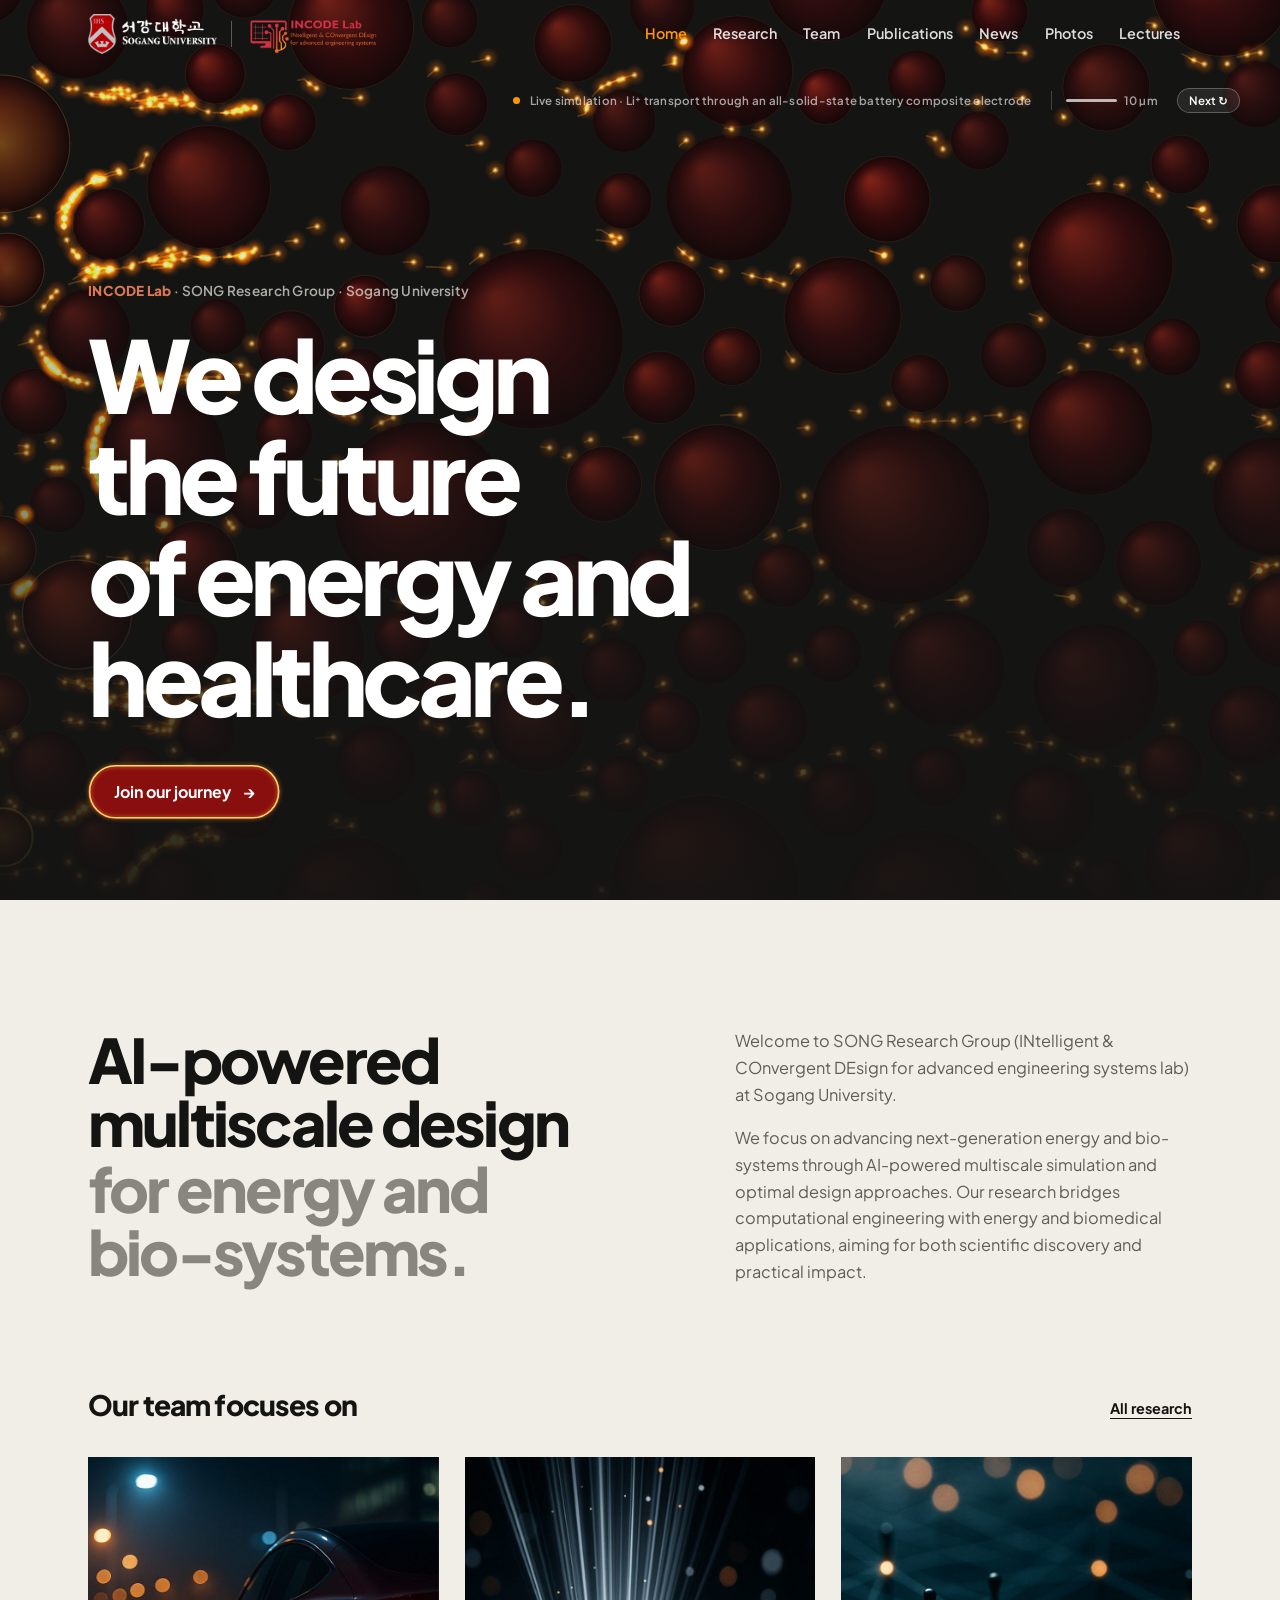
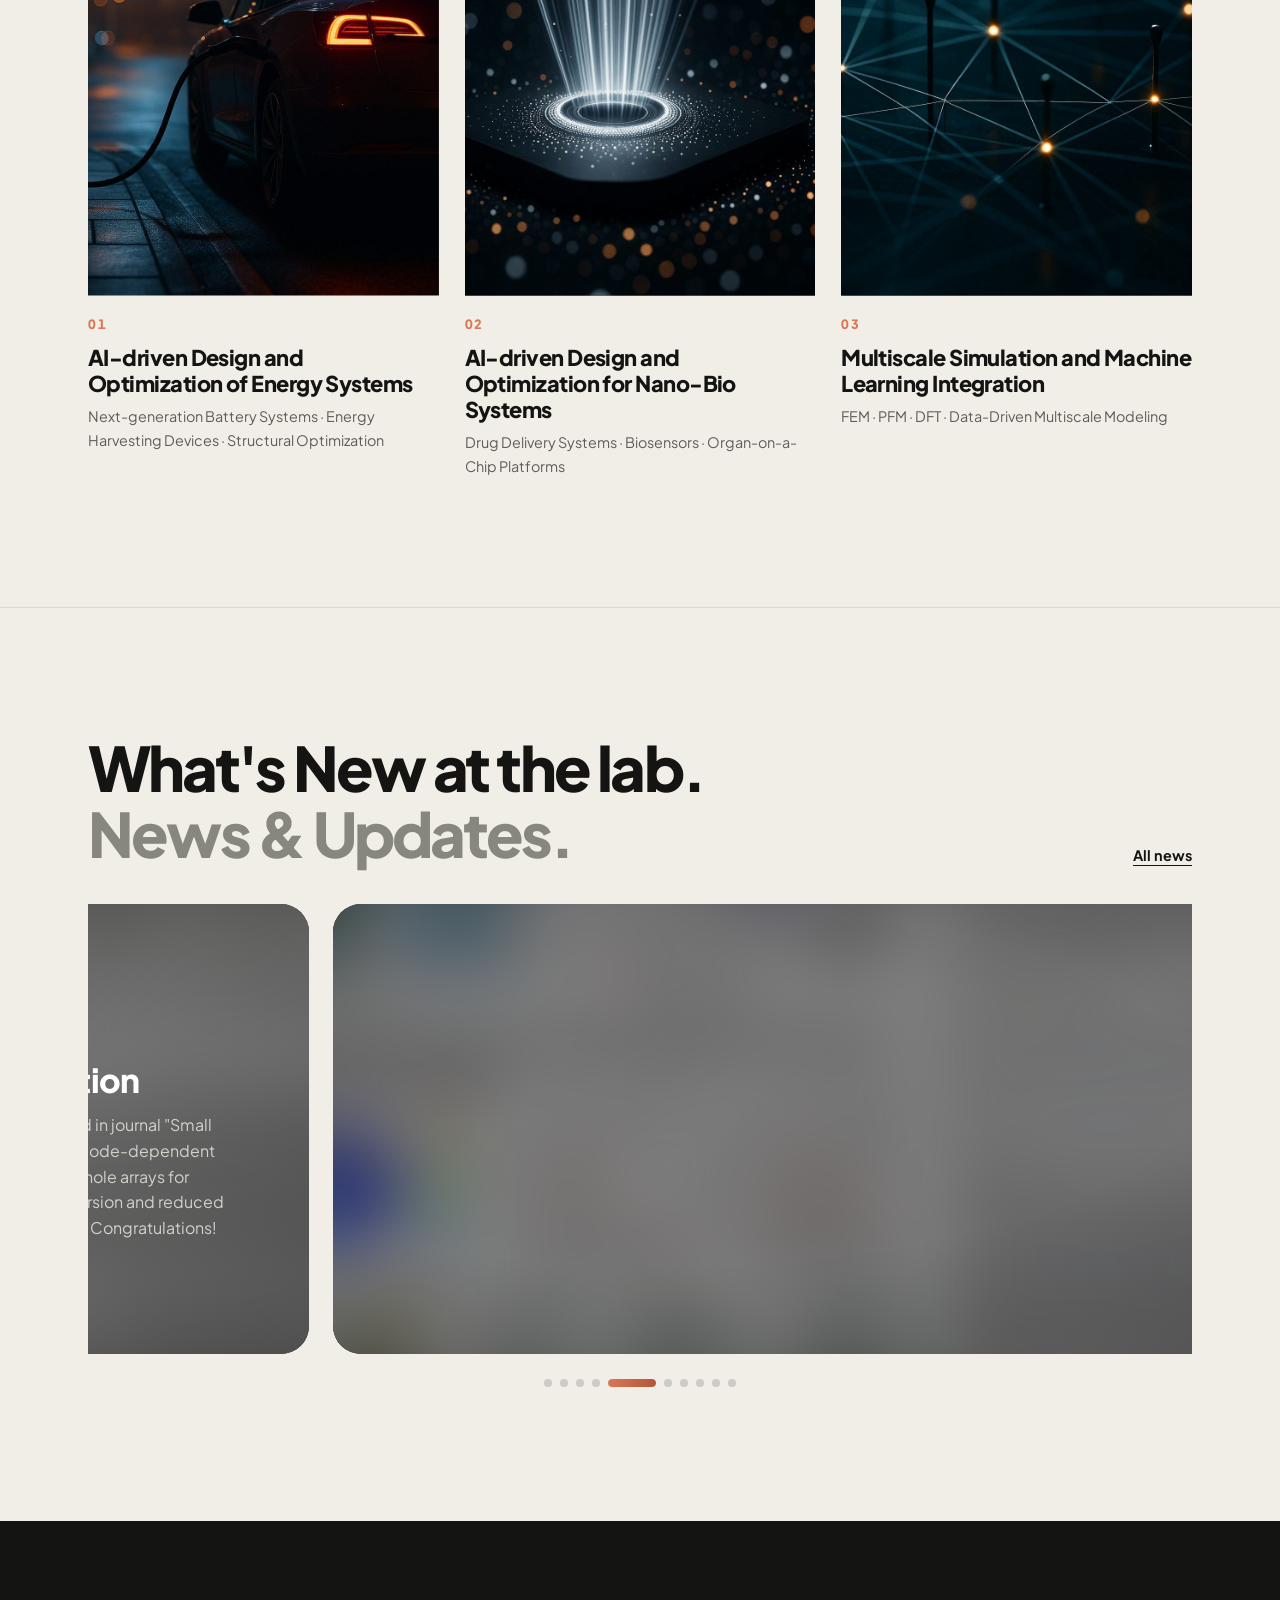
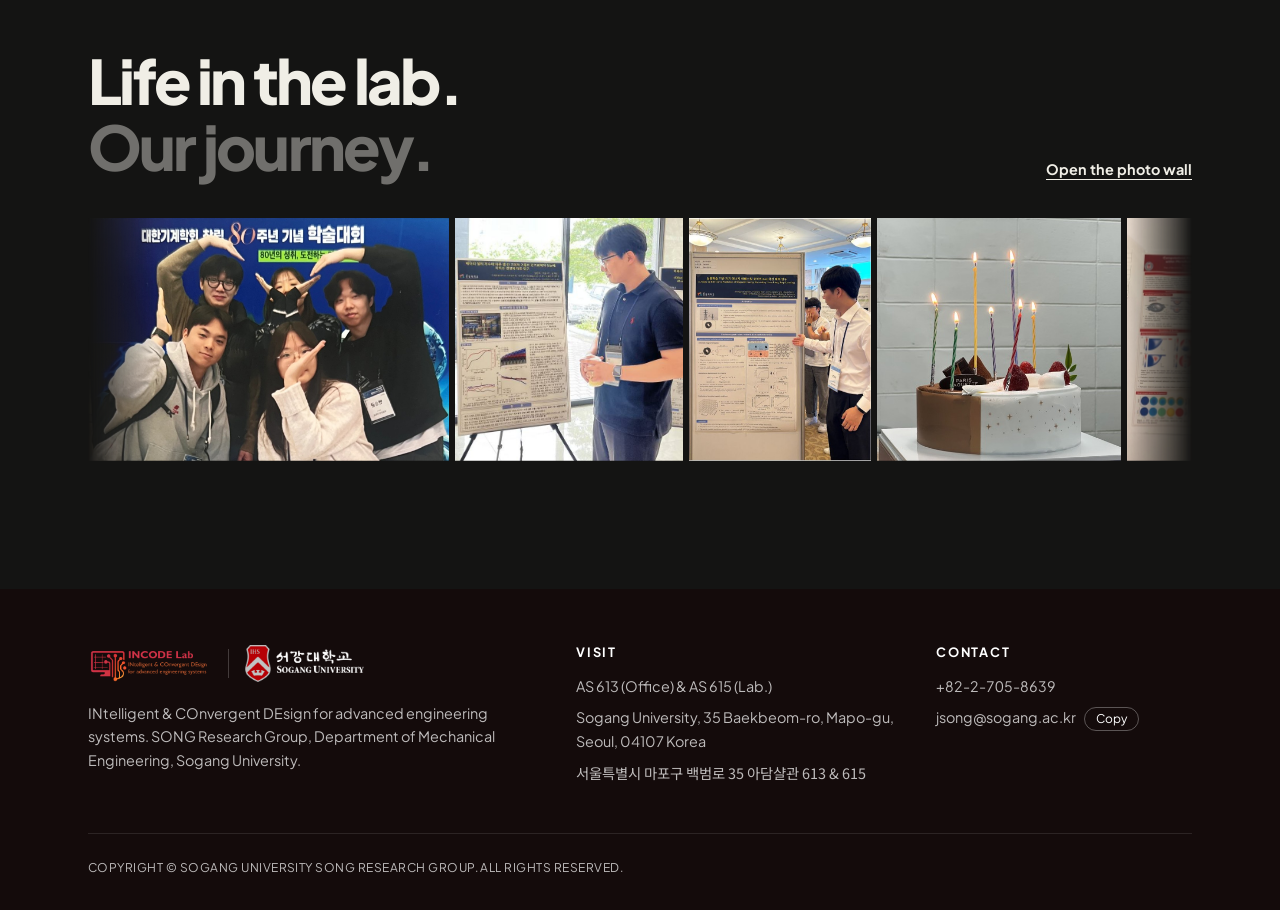
<file: index.html>
<!doctype html>
<html lang="en">
<head>
<meta charset="utf-8">
<meta name="viewport" content="width=device-width, initial-scale=1, viewport-fit=cover">
<title>INCODE Lab · Sogang</title>
<meta name="description" content="INCODE Lab (SONG Research Group), Department of Mechanical Engineering, Sogang University. AI-powered multiscale design of energy, nano-bio and intelligent engineering systems.">
<link rel="icon" href="img/logos/favicon-crest.png">
<link rel="preconnect" href="https://fonts.googleapis.com">
<link rel="preconnect" href="https://fonts.gstatic.com" crossorigin>
<link rel="stylesheet" href="https://fonts.googleapis.com/css2?family=Plus+Jakarta+Sans:ital,wght@0,400;0,500;0,600;0,700;0,800;1,400&family=Noto+Sans+KR:wght@400;500;700&display=swap">
<link rel="stylesheet" href="css/style.css?v=208">
</head>
<body>
<!--
  내용 수정은 이 파일이 아니라 data/ 폴더의 파일에서 하세요.
  자세한 방법은 README.md 를 참고하세요.
-->
<header class="top" id="top">
  <div class="wrap bar">
    <a class="brand" href="#home" aria-label="INCODE Lab home">
      <img class="sogang" src="img/logos/sogang.png" alt="Sogang University"><span class="sep"></span><img src="img/logos/incode-dark.png" alt="INCODE Lab">
    </a>
    <button class="menu-btn" id="menuBtn" type="button" aria-expanded="false" aria-controls="nav">Menu</button>
    <nav class="nav" id="nav" aria-label="Pages">
      <a href="#home">Home</a>
      <a href="#research">Research</a>
      <a href="#team">Team</a>
      <a href="#publications">Publications</a>
      <a href="#news">News</a>
      <a href="#photo">Photos</a>
      <a href="#lectures">Lectures</a>
      <p class="nav-foot"><b>INCODE Lab · Sogang University</b><br><span class="mail">jsong@sogang.ac.kr</span></p>
    </nav>
  </div>
</header>

<main>
<!-- ================= HOME ================= -->
<div class="page hx" data-page="home">
  <!-- [data-rv]: revealed on scroll by js/app.js (big lines slide up, card images wipe in) -->
  <section class="hx-hero">
    <canvas id="heroCanvas" aria-hidden="true"></canvas>
    <div class="hero-cap" aria-hidden="true"><span class="dot"></span><span id="heroCapText"></span><span class="scalebar" id="heroScale"></span><button type="button" id="heroNext" aria-label="Show another research simulation">Next ↻</button></div>
    <div class="wrap hx-hero-in" data-rv>
      <p class="hx-kicker"><span class="o">INCODE Lab</span> · SONG Research Group · Sogang University</p>
      <h1 class="hx-big"><span class="ln"><span>We design</span></span><span class="ln"><span>the future</span></span><span class="ln"><span>of energy and</span></span><span class="ln"><span>healthcare<span class="hx-dot" id="heroDot">.</span></span></span></h1>
      <button type="button" class="hx-cta" id="joinOpen">Join our journey <span aria-hidden="true">→</span><svg class="cta-ring" aria-hidden="true"></svg></button>
    </div>
  </section>

  <section class="hx-sec">
    <div class="wrap">
      <div class="hx-intro" data-rv>
        <h2 class="hx-h"><span class="ln"><span>AI-powered multiscale design</span></span><span class="ln dim"><span>for energy and bio-systems.</span></span></h2>
        <div class="hx-copy">
          <p>Welcome to SONG Research Group (INtelligent &amp; COnvergent DEsign for advanced engineering systems lab) at Sogang University.</p>
          <p>We focus on advancing next-generation energy and bio-systems through AI-powered multiscale simulation and optimal design approaches. Our research bridges computational engineering with energy and biomedical applications, aiming for both scientific discovery and practical impact.</p>
        </div>
      </div>
      <div class="hx-head" data-rv><h3>Our team focuses on</h3><a class="hx-link" href="#research">All research</a></div>
      <div class="hx-cards" id="hxResearch"></div>
    </div>
  </section>

  <section class="hx-sec hx-line">
    <div class="wrap">
      <div class="hx-head" data-rv><h2 class="hx-h"><span class="ln"><span>What's New at the lab.</span></span><span class="ln dim"><span>News &amp; Updates.</span></span></h2><a class="hx-link" href="#news">All news</a></div>
      <div class="hn-stage"><div class="hx-news" id="homeNews"></div><button type="button" class="hn-prev" aria-label="Previous news"><svg viewBox="0 0 24 24" aria-hidden="true"><path d="M15 4l-8 8 8 8" fill="none" stroke="currentColor" stroke-width="1.6" stroke-linecap="round" stroke-linejoin="round"/></svg></button><button type="button" class="hn-next" aria-label="Next news"><svg viewBox="0 0 24 24" aria-hidden="true"><path d="M9 4l8 8-8 8" fill="none" stroke="currentColor" stroke-width="1.6" stroke-linecap="round" stroke-linejoin="round"/></svg></button></div>
    </div>
  </section>

  <section class="hx-sec hx-dark">
    <div class="wrap">
      <div class="hx-head" data-rv><h2 class="hx-h"><span class="ln"><span>Life in the lab.</span></span><span class="ln dim"><span>Our journey.</span></span></h2><a class="hx-link" href="#photo" id="hxWall">Open the photo wall</a></div>
      <div class="hx-strip" id="hxStrip" data-rv></div>
    </div>
  </section>

  <!-- "Join our journey" opens as a card over the page (button on the first screen) -->
  <dialog class="hx-dlg" id="joinDlg" aria-labelledby="joinTitle" data-lang="ko">
    <button type="button" class="hx-x" id="joinClose" aria-label="Close">✕</button>
    <div class="join">
      <div class="txt">
        <h2 class="hx-h" id="joinTitle">Join our journey!</h2>
        <div class="lang" role="group" aria-label="Language"><button type="button" data-l="ko" aria-pressed="true">한국어</button><button type="button" data-l="en" aria-pressed="false">English</button></div>
        <p class="ko lead">우리 연구실은 도전적이고 창의적인 문제 해결에 열정을 가진 학부생 및 대학원생과 함께 하기를 기다립니다. 기계공학, 바이오, 에너지, 인공지능 등 다양한 융합 분야에 관심이 있다면 누구든지 지원 가능합니다.</p>
        <p class="ko">연구 내용이나 진학, 인턴십, 연구실 생활 등에 대해 궁금한 점이 있다면 편하게 <span class="mail">jsong@sogang.ac.kr</span>로 연락 주세요.</p>
        <div id="hiring"></div>
        <p class="en">We welcome motivated and curious students to explore new frontiers in intelligent system design, nano-bio systems, and energy technologies. If you're ready to learn, create, and grow together, reach out to <span class="mail">jsong@sogang.ac.kr</span> for more information!</p>
        <p class="closing">At SONG group, we are building an open, collaborative environment where industry and academia meet to drive real-world innovation. We invite you to explore the future of simulation-driven, AI-enhanced engineering for energy and healthcare systems with us.</p>
        <div id="hiringEn"></div>
      </div>
      <div class="photo"><img src="img/home/join-photo.jpg" alt="INCODE Lab members in a photo booth strip" loading="lazy"></div>
    </div>
  </dialog>
</div>

<!-- ================= RESEARCH ================= -->
<div class="page" data-page="research" hidden>
  <section class="banner"><img class="bg" src="img/banners/research.jpg" alt="">
    <div class="wrap"><p class="crumb"><a href="#home">Home</a> / Researches</p><h1>Researches</h1></div>
  </section>
  <div class="subnav"><div class="wrap" id="thrustNav"></div></div>
  <div id="thrusts"></div>
</div>

<!-- ================= TEAM ================= -->
<div class="page" data-page="team" hidden>
  <section class="banner"><img class="bg" src="img/banners/team.jpg" alt="">
    <div class="wrap"><p class="crumb"><a href="#home">Home</a> / Team</p><h1>Team</h1></div>
  </section>
  <div class="subnav"><div class="wrap" id="teamNav"></div></div>
  <section class="sec" id="t-pi"><div class="wrap"><div class="pi" id="pi"></div></div></section>
  <section class="sec alt" id="t-researchers"><div class="wrap"><div class="sec-head"><div><p class="eyebrow">Researchers</p><h2>Current members</h2></div></div><div id="people"></div></div></section>
  <section class="sec" id="t-alumni"><div class="wrap"><div class="sec-head"><div><p class="eyebrow">Alumni</p><h2>Where they are now</h2></div></div><div class="alumni" id="alumni"></div></div></section>
</div>

<!-- ================= PUBLICATIONS ================= -->
<div class="page" data-page="publications" hidden>
  <section class="banner"><img class="bg" src="img/banners/publications.jpg" alt="">
    <div class="wrap"><p class="crumb"><a href="#home">Home</a> / Publications</p><h1>Publications</h1></div>
  </section>
  <div class="subnav"><div class="wrap" id="pubNav"></div></div>
  <section class="sec"><div class="wrap">
    <div class="pubsec" id="p-prep"><h2>In preparation</h2><ol class="plist" id="prepList"></ol></div>
    <div class="pubsec" id="p-journals">
      <h2>International journals</h2>
      <div class="pubbar">
        <div class="chips" id="years" role="group" aria-label="Filter by year"></div>
        <label class="search"><input id="pubSearch" type="search" placeholder="Search title, author, journal" aria-label="Search publications"></label>
      </div>
      <p class="legend">† Equal contribution · * Corresponding author · <u>Underlined</u>: group member</p>
      <div id="pubList" aria-live="polite" style="margin-top:1.5rem"></div>
    </div>
  </div></section>
</div>

<!-- ================= NEWS ================= -->
<div class="page" data-page="news" hidden>
  <section class="banner"><img class="bg" src="img/banners/news.jpg" alt="">
    <div class="wrap"><p class="crumb"><a href="#home">Home</a> / News</p><h1>News</h1></div>
  </section>
  <div class="subnav"><div class="wrap" id="newsYears" aria-label="Jump to year"></div></div>
  <section class="sec nlog-sec"><div class="wrap"><div class="nlog" id="newsList"></div></div></section>
</div>

<!-- ================= PHOTO ================= -->
<div class="page" data-page="photo" hidden>
  <section class="banner"><img class="bg" src="img/banners/photo.jpg" alt="">
    <div class="wrap"><p class="crumb"><a href="#home">Home</a> / Photos</p><h1>Photos</h1></div>
  </section>
  <div class="subnav"><div class="wrap"><div class="chips" id="albumTabs" style="flex-wrap:nowrap" role="group" aria-label="Albums"></div></div></div>
  <section class="sec"><div class="wrap"><div class="album" id="album"></div></div></section>
</div>

<!-- ================= LECTURES ================= -->
<div class="page" data-page="lectures" hidden>
  <section class="banner"><img class="bg" src="img/banners/lectures.jpg" alt="">
    <div class="wrap"><p class="crumb"><a href="#home">Home</a> / Lectures</p><h1>Lectures</h1></div>
  </section>
  <section class="sec alt"><div class="wrap"><div class="lects" id="lects"></div></div></section>
</div>
</main>

<footer>
  <div class="wrap">
    <div class="cols">
      <div>
        <div class="logos"><img src="img/logos/incode-dark.png" alt="INCODE Lab"><span class="sep"></span><img src="img/logos/sogang.png" alt="Sogang University"></div>
        <p class="about">INtelligent &amp; COnvergent DEsign for advanced engineering systems. SONG Research Group, Department of Mechanical Engineering, Sogang University.</p>
      </div>
      <div>
        <h4>Visit</h4>
        <div class="rows">
          <span>AS 613 (Office) &amp; AS 615 (Lab.)</span>
          <span>Sogang University, 35 Baekbeom-ro, Mapo-gu, Seoul, 04107 Korea</span>
          <span class="ko">서울특별시 마포구 백범로 35 아담샬관 613 &amp; 615</span>
        </div>
      </div>
      <div>
        <h4>Contact</h4>
        <div class="rows">
          <span class="num">+82-2-705-8639</span>
          <span><span id="mail">jsong@sogang.ac.kr</span><button class="copy-btn" id="copyMail" type="button">Copy</button></span>
        </div>
      </div>
    </div>
    <p class="bottom">COPYRIGHT © SOGANG UNIVERSITY SONG RESEARCH GROUP. ALL RIGHTS RESERVED.</p>
  </div>
</footer>

<div class="lb" id="lb" hidden role="dialog" aria-modal="true" aria-label="Image viewer">
  <div class="bar"><span id="lbCap"></span><button type="button" id="lbClose">Close ✕</button></div>
  <div class="stage"><img id="lbImg" alt=""></div>
  <div class="ctl"><button type="button" id="lbPrev">← Prev</button><span class="cnt" id="lbCnt"></span><button type="button" id="lbNext">Next →</button></div>
</div>

<!-- 내용 데이터 (여기를 수정하세요) -->
<script src="data/site.js?v=208"></script>
<script src="data/research.js?v=208"></script>
<script src="data/people.js?v=208"></script>
<script src="data/publications.js?v=208"></script>
<script src="data/news.js?v=208"></script>
<script src="data/photos.js?v=208"></script>
<!-- 사이트 동작 코드 (디자인/코드를 바꾸면 ?v= 숫자를 하나 올려 주세요. 방문자 브라우저가 새 파일을 받아요) -->
<script src="js/scenes.js?v=208"></script>
<script src="js/app.js?v=208"></script>
</body>
</html>
</file>
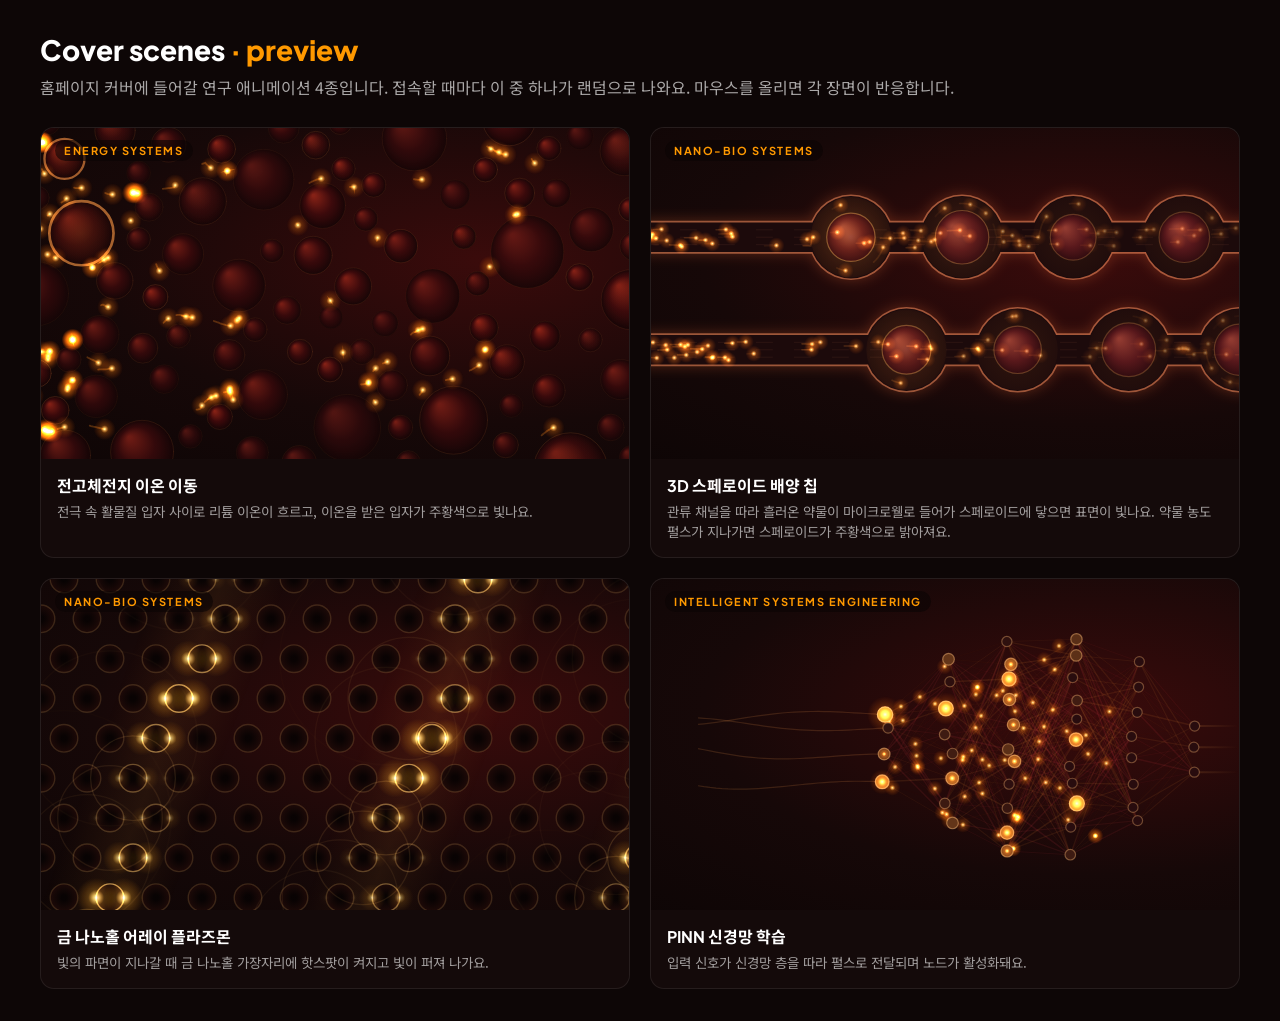
<file: tools/scene-preview.html>
<!doctype html>
<html lang="ko"><head><meta charset="utf-8"><meta name="viewport" content="width=device-width, initial-scale=1">
<title>INCODE Cover Scenes</title>
<link rel="stylesheet" href="https://fonts.googleapis.com/css2?family=Plus+Jakarta+Sans:wght@500;600;800&family=Noto+Sans+KR:wght@400;600&display=swap">
<style>
:root{color-scheme:dark}
body{margin:0;background:#0d0606;color:#fff;font-family:"Plus Jakarta Sans","Noto Sans KR",system-ui,sans-serif;padding:32px clamp(16px,4vw,40px)}
h1{font-size:28px;font-weight:800;margin:0}
h1 span{color:#ff9900}
.intro{color:rgba(255,255,255,.65);margin:8px 0 28px;font-family:"Noto Sans KR",sans-serif}
.grid{display:grid;grid-template-columns:repeat(auto-fill,minmax(min(100%,520px),1fr));gap:20px;max-width:1400px}
.card{border-radius:14px;overflow:hidden;background:#140a0a;border:1px solid rgba(255,255,255,.08)}
.stage{position:relative;aspect-ratio:16/9;background:radial-gradient(120% 90% at 75% 40%,#3a0b0b 0%,#160808 55%,#0c0505 100%)}
.stage canvas{position:absolute;inset:0;width:100%;height:100%;display:block}
.stage .tag{position:absolute;left:14px;top:12px;font-size:11px;font-weight:700;letter-spacing:.14em;text-transform:uppercase;color:#ff9900;background:rgba(10,4,4,.6);padding:4px 9px;border-radius:999px}
.meta{padding:14px 16px 16px}
.meta b{display:block;font-size:16px}
.meta p{margin:4px 0 0;color:rgba(255,255,255,.6);font-size:13.5px;font-family:"Noto Sans KR",sans-serif}
</style></head><body>
<h1>Cover scenes <span>· preview</span></h1>
<p class="intro">홈페이지 커버에 들어갈 연구 애니메이션 4종입니다. 접속할 때마다 이 중 하나가 랜덤으로 나와요. 마우스를 올리면 각 장면이 반응합니다.</p>
<div class="grid" id="grid"></div>
<script src="../js/scenes.js"></script>
<script>
const KO = {
  energy: ["전고체전지 이온 이동", "전극 속 활물질 입자 사이로 리튬 이온이 흐르고, 이온을 받은 입자가 주황색으로 빛나요."],
  spheroid: ["3D 스페로이드 배양 칩", "관류 채널을 따라 흘러온 약물이 마이크로웰로 들어가 스페로이드에 닿으면 표면이 빛나요. 약물 농도 펄스가 지나가면 스페로이드가 주황색으로 밝아져요."],
  plasmonic: ["금 나노홀 어레이 플라즈몬", "빛의 파면이 지나갈 때 금 나노홀 가장자리에 핫스팟이 켜지고 빛이 퍼져 나가요."],
  neural: ["PINN 신경망 학습", "입력 신호가 신경망 층을 따라 펄스로 전달되며 노드가 활성화돼요."]
};
const grid = document.getElementById("grid");
Object.keys(SCENES).forEach(k => {
  const s = SCENES[k];
  grid.insertAdjacentHTML("beforeend", `<div class="card"><div class="stage"><canvas id="cv-${k}"></canvas><span class="tag">${s.thrust}</span></div><div class="meta"><b>${KO[k][0]}</b><p>${KO[k][1]}</p></div></div>`);
});
Object.keys(SCENES).forEach(k => runScene(document.getElementById("cv-" + k), k));
</script></body></html>
</file>
<file: css/style.css>
/* Layout: photographic page banners (from the lab's existing site) under a transparent header,
   a Sogang-crimson band on Home, then calm white/warm-grey content sections. Orange is the highlight. */
:root {
  --bg: #ffffff;
  --bg-alt: #f7f3f1;
  --card: #ffffff;
  --ink: #1d1717;
  --muted: #6d6261;
  --line: #ebe3e0;
  --crimson: #890f0f;
  --crimson-deep: #5c0a0a;
  --crimson-text: #9b1414;
  --orange: #ff9900;
  --orange-text: #c26a00;
  --orange-soft: #fff1dc;
  --night: #140b0b;
  --on-dark: #ffffff;
  --on-dark-muted: rgba(255, 255, 255, 0.72);
  --figure-bg: #ffffff;
  --shadow: 0 1px 2px rgba(40, 10, 10, 0.06), 0 8px 24px -12px rgba(40, 10, 10, 0.18);
  --font: "Plus Jakarta Sans", "Noto Sans KR", "Segoe UI", system-ui, sans-serif;
  --font-ko: "Noto Sans KR", "Plus Jakarta Sans", "Malgun Gothic", system-ui, sans-serif;
  --wrap: 74rem;
  --radius: 14px;
}
@media (prefers-color-scheme: dark) {
  :root:not([data-theme="light"]) {
    --bg: #121010; --bg-alt: #1a1615; --card: #1f1a19; --ink: #f3eeec; --muted: #ab9f9d; --line: #2e2726;
    --crimson-text: #f0787a; --orange-text: #ffb04a; --orange-soft: #3a2a14;
    --shadow: 0 1px 2px rgba(0, 0, 0, 0.3), 0 8px 24px -12px rgba(0, 0, 0, 0.6);
    color-scheme: dark;
  }
}
:root[data-theme="dark"] {
  --bg: #121010; --bg-alt: #1a1615; --card: #1f1a19; --ink: #f3eeec; --muted: #ab9f9d; --line: #2e2726;
  --crimson-text: #f0787a; --orange-text: #ffb04a; --orange-soft: #3a2a14;
  --shadow: 0 1px 2px rgba(0, 0, 0, 0.3), 0 8px 24px -12px rgba(0, 0, 0, 0.6);
  color-scheme: dark;
}

* { box-sizing: border-box; }
[hidden] { display: none !important; }
html { scroll-padding-top: 8rem; }
body { margin: 0; background: var(--bg); color: var(--ink); font-family: var(--font); font-size: 1rem; line-height: 1.65; -webkit-font-smoothing: antialiased; }
a { color: inherit; }
:focus-visible { outline: 2px solid var(--orange); outline-offset: 3px; border-radius: 4px; }
h1, h2, h3, h4 { margin: 0; line-height: 1.15; text-wrap: balance; letter-spacing: -0.015em; }
p { margin: 0; }
ul, ol { margin: 0; padding: 0; list-style: none; }
img { max-width: 100%; height: auto; }
button { font-family: inherit; }
.ko { font-family: var(--font-ko); word-break: keep-all; }
.wrap { max-width: var(--wrap); margin: 0 auto; padding-inline: clamp(16px, 4vw, 40px); }
.eyebrow { font-size: 0.75rem; font-weight: 700; letter-spacing: 0.16em; text-transform: uppercase; color: var(--crimson-text); }
.eyebrow.on-dark { color: var(--orange); }
.num { font-variant-numeric: tabular-nums; }
.btn { display: inline-flex; align-items: center; gap: 0.5rem; padding: 0.75rem 1.3rem; border-radius: 999px; font-weight: 600; font-size: 0.925rem; text-decoration: none; border: 1.5px solid transparent; cursor: pointer; transition: background .2s, color .2s, border-color .2s; }
.btn.primary { background: var(--orange); color: #1d1100; }
.btn.primary:hover { background: #ffad33; }
.btn.ghost { border-color: rgba(255,255,255,0.55); color: #fff; background: transparent; }
.btn.ghost:hover { background: rgba(255,255,255,0.12); }
.link-more { font-weight: 600; font-size: 0.925rem; color: var(--crimson-text); text-decoration: none; white-space: nowrap; }
.link-more:hover { text-decoration: underline; text-underline-offset: 4px; }
.chips { display: flex; flex-wrap: wrap; gap: 0.45rem; }
.chips button { flex-shrink: 0; padding: 0.45rem 0.95rem; border-radius: 999px; font-size: 0.85rem; font-weight: 600; cursor: pointer; background: var(--card); border: 1px solid var(--line); color: var(--muted); }
.chips button:hover { color: var(--ink); }
.chips button[aria-pressed="true"] { background: var(--crimson); border-color: var(--crimson); color: #fff; }
.chips button .c { font-weight: 500; opacity: 0.7; margin-left: 0.3rem; font-size: 0.78rem; }
.pill { display: inline-block; font-size: 0.72rem; font-weight: 700; letter-spacing: 0.02em; padding: 0.2rem 0.6rem; border-radius: 999px; background: var(--orange-soft); color: var(--orange-text); white-space: nowrap; }
.pill.crimson { background: color-mix(in srgb, var(--crimson) 12%, transparent); color: var(--crimson-text); }
.pill.grey { background: var(--bg-alt); color: var(--muted); }
[data-lb] { cursor: zoom-in; }
.zoom { overflow: hidden; }
.zoom img { transition: transform .6s cubic-bezier(.2,.7,.2,1); }
.zoom:hover img { transform: scale(1.05); }
@media (prefers-reduced-motion: reduce) { .zoom img { transition: none; } .zoom:hover img { transform: none; } }

/* ---------- header ---------- */
.top { position: fixed; inset: 0 0 auto 0; z-index: 30; padding-top: env(safe-area-inset-top, 0px); transition: background .3s, box-shadow .3s; }
.top.solid { background: rgba(20, 11, 11, 0.94); backdrop-filter: blur(10px); -webkit-backdrop-filter: blur(10px); box-shadow: 0 1px 0 rgba(255,255,255,0.06); }
.top .bar { display: flex; align-items: center; gap: 1.25rem; height: 4.25rem; position: relative; }
.brand { display: flex; align-items: center; gap: 0.9rem; text-decoration: none; flex-shrink: 0; }
.brand img { height: 2.5rem; width: auto; display: block; }
.brand .sep { width: 1px; height: 1.6rem; background: rgba(255,255,255,0.3); }
.nav { display: flex; gap: 0.15rem; margin-left: auto; }
.nav a { color: rgba(255,255,255,0.86); text-decoration: none; font-size: 0.9rem; font-weight: 600; padding: 0.5rem 0.75rem; border-radius: 999px; white-space: nowrap; }
.nav a:hover { color: #fff; background: rgba(255,255,255,0.1); }
.nav a[aria-current="page"] { color: var(--orange); }
.nav .nav-foot, .hx-dlg .lang, .hx-dlg .en-only { display: none; }
.menu-btn { display: none; margin-left: auto; background: transparent; border: 1.5px solid rgba(255,255,255,0.45); color: #fff; border-radius: 999px; padding: 0.45rem 0.95rem; font-weight: 600; font-size: 0.85rem; cursor: pointer; }
@media (max-width: 920px) {
  .menu-btn { display: inline-block; }
  /* phone menu (option A): an ivory sheet under the header, quiet list with arrows, lab name + e-mail at the bottom */
  .top .bar { position: static; }
  .nav { display: none; position: absolute; left: 0; right: 0; top: 100%; height: calc(100vh - 4.25rem - env(safe-area-inset-top, 0px)); height: calc(100dvh - 4.25rem - env(safe-area-inset-top, 0px)); overflow-y: auto; background: #f0eee6; flex-direction: column; padding: 0.75rem 24px 1.5rem; gap: 0; }
  .nav.open { display: flex; }
  .nav a { display: flex; justify-content: space-between; align-items: center; padding: 0.95rem 0; border-radius: 0; border-bottom: 1px solid rgba(20,20,19,0.08); color: #141413; font-size: 1.2rem; font-weight: 600; white-space: normal; }
  .nav a::after { content: "→"; font-weight: 400; font-size: 1rem; color: rgba(20,20,19,0.3); }
  .nav a:hover { background: none; color: #141413; }
  .nav a[aria-current="page"], .nav a[aria-current="page"]::after { color: #b4553a; }
  .nav.open a { animation: nav-in .45s cubic-bezier(.2,.7,.1,1) both; }
  .nav.open a:nth-child(2) { animation-delay: .03s; } .nav.open a:nth-child(3) { animation-delay: .06s; } .nav.open a:nth-child(4) { animation-delay: .09s; }
  .nav.open a:nth-child(5) { animation-delay: .12s; } .nav.open a:nth-child(6) { animation-delay: .15s; } .nav.open a:nth-child(7) { animation-delay: .18s; }
  .nav .nav-foot { display: block; margin-top: auto; padding-top: 1.5rem; font-size: 0.8rem; line-height: 1.7; color: #5e5d59; }
  .nav .nav-foot b { color: #141413; font-weight: 700; }
  .top:has(.nav.open) { background: #f0eee6; box-shadow: 0 1px 0 rgba(20,20,19,0.08); }
  .top:has(.nav.open) .menu-btn { color: #141413; border-color: rgba(20,20,19,0.3); }
  html:has(.nav.open) { overflow: hidden; }
  .brand .sogang, .brand .sep { display: none; }
}

/* ---------- banners ---------- */
.banner { position: relative; color: var(--on-dark); background: var(--night); overflow: hidden; isolation: isolate; }
.banner > img.bg { position: absolute; inset: 0; width: 100%; height: 100%; object-fit: cover; z-index: -2; }
.banner::after { content: ""; position: absolute; inset: 0; z-index: -1; background: linear-gradient(90deg, rgba(14,6,6,0.82) 0%, rgba(14,6,6,0.55) 45%, rgba(14,6,6,0.2) 100%), linear-gradient(0deg, rgba(14,6,6,0.6) 0%, transparent 45%); }
/* bottom padding also covers the space the removed subtitle used, so banners keep their height */
.banner .wrap { padding-block: calc(env(safe-area-inset-top, 0px) + 8.5rem) 6rem; }
.banner .crumb { font-size: 0.8rem; color: var(--on-dark-muted); font-weight: 500; }
.banner .crumb a { text-decoration: none; }
.banner .crumb a:hover { color: #fff; }
.banner h1 { font-size: clamp(2.4rem, 6vw, 3.8rem); font-weight: 800; margin-top: 0.6rem; }
.banner .sub { max-width: 42rem; color: var(--on-dark-muted); margin-top: 0.8rem; font-size: 1.05rem; }
.subnav { position: sticky; top: calc(env(safe-area-inset-top, 0px) + 4.25rem); z-index: 10; background: color-mix(in srgb, var(--bg) 92%, transparent); backdrop-filter: blur(10px); -webkit-backdrop-filter: blur(10px); border-bottom: 1px solid var(--line); }
.subnav .wrap { display: flex; gap: 0.35rem; overflow-x: auto; scrollbar-width: none; padding-block: 0.7rem; }
.subnav .wrap::-webkit-scrollbar { display: none; }
.subnav .wrap > button { flex-shrink: 0; background: none; border: 0; padding: 0.5rem 0.9rem; border-radius: 999px; font-weight: 600; font-size: 0.9rem; color: var(--muted); cursor: pointer; }
.subnav .wrap > button:hover { color: var(--crimson-text); background: color-mix(in srgb, var(--crimson) 9%, transparent); }

/* ---------- sections ---------- */
.sec { padding-block: clamp(3.5rem, 8vw, 6rem); }
.sec.alt { background: var(--bg-alt); }
.sec-head { display: flex; flex-wrap: wrap; align-items: end; justify-content: space-between; gap: 1rem 2rem; margin-bottom: 2.5rem; }
.sec-head h2 { font-size: clamp(1.8rem, 3.6vw, 2.5rem); font-weight: 800; margin-top: 0.5rem; }

/* ---------- home ---------- */
/* Home: calm ivory page (Anthropic-like layout), bold black/white grotesk look (Media Lab-like), quiet reveals */
.hx { --ivory: #f0eee6; --ink2: #141413; --dim: #87867f; --clay: #d97757; --slate: #141413; background: var(--ivory); color: var(--ink2); }
.hx-sec { padding-block: clamp(5rem, 10vw, 8.5rem); }
.hx-line { border-top: 1px solid rgba(20,20,19,0.1); }
.hx-h { font-size: clamp(2.2rem, 4.8vw, 4.2rem); font-weight: 800; letter-spacing: -0.045em; line-height: 1.02; }
.hx .dim { color: var(--dim); }
.ln { display: block; overflow: hidden; padding-bottom: 0.2em; margin-bottom: -0.14em; }
.ln > span { display: inline-block; }
/* hero: black, live research simulation, one big sentence at the bottom */
.hx-hero { position: relative; min-height: 100vh; min-height: 100svh; background: var(--slate); color: #fff; overflow: hidden; isolation: isolate; display: grid; align-items: end; }
.hx-hero canvas { position: absolute; inset: 0; width: 100%; height: 100%; z-index: -2; display: block; }
.hx-hero::after { content: ""; position: absolute; inset: 0; z-index: -1; pointer-events: none; background: linear-gradient(0deg, rgba(20,20,19,0.94) 0%, rgba(20,20,19,0.6) 35%, rgba(20,20,19,0.12) 70%); }
.hx-hero .hero-cap { top: 5.5rem; bottom: auto; }
.hx-hero-in { width: 100%; padding-bottom: clamp(3rem, 9vh, 6.5rem); }
.hx-kicker { font-size: 0.85rem; font-weight: 600; letter-spacing: 0.02em; color: rgba(240,238,230,0.7); margin-bottom: 1.5rem; }
.hx-kicker .o { color: var(--clay); font-weight: 800; }
/* four short lines of about the same length: "We design / the future / of energy and / healthcare." a little smaller than the original headline */
.hx-big { font-size: clamp(2.8rem, 7.8vw, 7.8rem); font-weight: 800; letter-spacing: -0.055em; line-height: 0.95; }
.hx-big .ln > span { white-space: nowrap; }
/* seasonal full stop: stays a dot, then squishes and pops into the icon like jelly, holds ~5s, pops back; 17s cycle (first pop ~3s after load) */
.hx-dot.icon { position: relative; display: inline-block; cursor: pointer; -webkit-tap-highlight-color: transparent; }
.hx-dot.icon::after { content: ""; position: absolute; left: -0.05em; right: -0.35em; top: 0.25em; bottom: 0; } /* bigger click/tap area */
.hx-dot.icon:focus-visible { outline: 2px solid var(--clay, #d97757); outline-offset: 2px; border-radius: 4px; }
.hx-dot.icon .pd { display: inline-block; transform-origin: 50% 82%; animation: dot-pop 17s cubic-bezier(.3,.7,.4,1) -4s infinite; }
.hx-dot.icon svg { position: absolute; left: 0.06em; bottom: 0.052em; width: 0.5em; height: 0.5em; overflow: visible; transform-origin: 30% 100%; transform: scale(0); animation: icon-pop 17s cubic-bezier(.3,.7,.4,1) -4s infinite; }
@keyframes dot-pop {
  0%, 41.18% { transform: scale(1); }
  43.53% { transform: scale(1.45, 0.55); }
  45.29%, 89.12% { transform: scale(0); }
  91.18% { transform: scale(0.75, 1.3); }
  92.94% { transform: scale(1.18, 0.85); }
  94.71% { transform: scale(0.94, 1.06); }
  96.47%, 100% { transform: scale(1); }
}
@keyframes icon-pop {
  0%, 45.59% { transform: scale(0); }
  47.94% { transform: scale(1.28, 0.74); }
  49.82% { transform: scale(0.86, 1.16); }
  51.71% { transform: scale(1.07, 0.94); }
  53.53% { transform: scale(0.98, 1.02); }
  55%, 85.29% { transform: scale(1); }
  87.35% { transform: scale(1.22, 0.8); }
  89.41%, 100% { transform: scale(0); }
}
/* Seollal: the magpie pops out of the dot, flaps up and perches on the "e", then flies back down and pops into the dot again */
.hx-dot.fly svg { animation-name: magpie-fly; transform-origin: 55% 82%; } /* turn around and land on the feet */
.hx-dot .wing { opacity: 0; }
.hx-dot.fly .wing { animation: wing-show 17s linear -4s infinite; }
.hx-dot .wu, .hx-dot .wd { animation: wing-pose .26s linear infinite; } /* cartoon flapping: wing-up and wing-down poses swap ~4 times a second */
.hx-dot .wd { animation-delay: -.13s; }
@keyframes wing-pose { 0%, 49.9% { opacity: 1; } 50%, 100% { opacity: 0; } }
.hx-dot.fly .fold { animation: fold-hide 17s linear -4s infinite; } /* the folded-wing patch hides while the wings are open */
@keyframes fold-hide { 0%, 54.8% { opacity: 1; } 55.2%, 61% { opacity: 0; } 61.4%, 79.3% { opacity: 1; } 79.7%, 85% { opacity: 0; } 85.4%, 100% { opacity: 1; } }
@keyframes wing-show { 0%, 54.8% { opacity: 0; } 55.2%, 61% { opacity: 1; } 61.4%, 79.3% { opacity: 0; } 79.7%, 85% { opacity: 1; } 85.4%, 100% { opacity: 0; } }
@keyframes magpie-fly {
  0%, 45.59% { transform: scale(0); }
  47.94% { transform: scale(1.28, 0.74); }
  49.82% { transform: scale(0.86, 1.16); }
  51.71% { transform: scale(1.07, 0.94); }
  53.5% { transform: scale(1); }
  55% { transform: scale(-1, 1); }
  58% { transform: translate(-0.32em, -0.8em) scale(-1, 1) rotate(8deg); }
  61% { transform: translate(-0.6em, -0.46em) scale(-1.08, 0.88); }
  62.5% { transform: translate(-0.6em, -0.46em) scale(-1, 1); }
  64%, 79% { transform: translate(-0.6em, -0.46em) scale(1); }
  82% { transform: translate(-0.32em, -0.8em) scale(1) rotate(8deg); }
  85.29% { transform: scale(1); }
  87.35% { transform: scale(1.22, 0.8); }
  89.41%, 100% { transform: scale(0); }
}
/* birthday cake: flames flicker, then blow out while the cake is showing, with a wisp of smoke (same 17s clock) */
.hx-dot .flame, .hx-dot .fl, .hx-dot .smoke { transform-box: fill-box; transform-origin: 50% 100%; }
.hx-dot .flame { animation: flame-out 17s ease-in -4s infinite; }
.hx-dot .fl { animation: flicker .5s ease-in-out infinite alternate; }
.hx-dot .flame:nth-of-type(2) .fl { animation-delay: -.2s; } .hx-dot .flame:nth-of-type(3) .fl { animation-delay: -.35s; }
.hx-dot .smoke { opacity: 0; animation: smoke-up 17s ease-out -4s infinite; }
@keyframes flicker { from { transform: scale(0.92, 1.06) rotate(-3deg); } to { transform: scale(1.05, 0.94) rotate(3deg); } }
@keyframes flame-out { 0%, 73% { transform: scale(1); opacity: 1; } 74.5% { transform: scale(0.7, 1.15) skewX(-14deg); opacity: 1; } 76%, 100% { transform: scale(0, 0.2); opacity: 0; } }
@keyframes smoke-up { 0%, 75.5% { opacity: 0; transform: translateY(0) scaleY(0.6); } 77.5% { opacity: 0.85; } 85% { opacity: 0; transform: translateY(-3px) scaleY(1); } 100% { opacity: 0; } }
@media (prefers-reduced-motion: reduce) { .hx-dot.icon .pd, .hx-dot.icon svg, .hx-dot .flame, .hx-dot .fl, .hx-dot .smoke, .hx-dot .wing, .hx-dot .wu, .hx-dot .wd, .hx-dot .fold { animation: none; } }
/* intro + research cards */
.hx-intro { display: grid; grid-template-columns: minmax(0, 1.25fr) minmax(0, 1fr); gap: 2rem clamp(2rem, 6vw, 6rem); align-items: end; }
.hx-copy { display: grid; gap: 1rem; color: #5e5d59; font-size: 1.02rem; }
.hx-head { display: flex; flex-wrap: wrap; align-items: end; justify-content: space-between; gap: 1rem 2rem; margin-bottom: 2.25rem; }
.hx-sec .hx-intro + .hx-head { margin-top: clamp(4rem, 8vw, 6.5rem); }
.hx-head h3 { font-size: clamp(1.4rem, 2.2vw, 1.9rem); font-weight: 800; letter-spacing: -0.03em; }
.hx-link { font-size: 0.9rem; font-weight: 700; color: inherit; text-underline-offset: 4px; }
.hx-cards { display: grid; grid-template-columns: repeat(3, minmax(0, 1fr)); gap: clamp(1rem, 2vw, 1.75rem); }
.hx-card { display: grid; align-content: start; gap: 0.55rem; color: inherit; text-decoration: none; }
.hx-fig { display: block; overflow: hidden; background: var(--slate); margin-bottom: 0.6rem; }
.hx-fig img { display: block; width: 100%; height: 100%; object-fit: cover; }
.hx-card .hx-fig { aspect-ratio: 4 / 5; }
.hx-no { font-size: 0.8rem; font-weight: 800; letter-spacing: 0.12em; color: var(--clay); }
.hx-card b { font-size: clamp(1.2rem, 1.7vw, 1.45rem); font-weight: 800; letter-spacing: -0.025em; line-height: 1.2; }
.hx-card:hover b { text-decoration: underline; text-underline-offset: 4px; text-decoration-thickness: 2px; }
.hx-sub { font-size: 0.9rem; color: #5e5d59; }
/* news cards */
/* Group News: rounded photo cards, one at a time (photo left, text right on wide screens; stacked on phones) */
/* prev / next: plain white chevrons sitting on the card's left and right edges */
.hn-stage { position: relative; }
.hn-prev, .hn-next { position: absolute; top: 50%; z-index: 2; display: grid; place-items: center; width: 3.2rem; height: 4.5rem; padding: 0; border: 0; background: none; color: #fff; cursor: pointer; opacity: 0.4; transform: translateY(-50%); transition: opacity .35s ease; }
.hn-prev { left: 0.35rem; }
.hn-next { right: 0.35rem; }
.hn-prev svg, .hn-next svg { width: 1.9rem; height: 1.9rem; filter: drop-shadow(0 2px 6px rgba(0,0,0,0.45)); transition: transform .3s cubic-bezier(.2,.75,.1,1); }
/* on a mouse screen the arrows stay hidden until the pointer is over the card */
@media (hover: hover) { .hn-prev, .hn-next { opacity: 0; } .hn-stage:hover .hn-prev, .hn-stage:hover .hn-next { opacity: 0.55; } }
.hn-stage .hn-prev:hover, .hn-stage .hn-next:hover { opacity: 1; }
.hn-prev:hover svg { transform: translateX(-4px); }
.hn-next:hover svg { transform: translateX(4px); }
.hn-prev:focus-visible, .hn-next:focus-visible { opacity: 1; outline: 2px solid #fff; outline-offset: -6px; border-radius: 12px; }
.hx-news { display: flex; gap: 1.5rem; overflow-x: auto; scroll-snap-type: x mandatory; scrollbar-width: none; }
.hx-news::-webkit-scrollbar { display: none; }
.hn-card { flex: 0 0 100%; scroll-snap-align: start; position: relative; overflow: hidden; display: grid; grid-template-columns: minmax(0, 1.35fr) minmax(0, 1fr); align-items: center; gap: clamp(1.25rem, 3vw, 2.75rem); border-radius: 28px; background: #141413; color: #f0eee6; padding: clamp(0.9rem, 1.6vw, 1.25rem) 3.6rem; }
.hn-bg { position: absolute; inset: -30px; background-size: cover; background-position: center; filter: blur(30px) saturate(1.35) brightness(0.5); transform: scale(1.15); }
/* a soft vignette over the tint so the photo and the white type sit forward */
.hn-card::after { content: ""; position: absolute; inset: 0; pointer-events: none; background: radial-gradient(120% 100% at 30% 40%, transparent 40%, rgba(10,10,9,0.45)); }
.hn-card > :not(.hn-bg) { position: relative; z-index: 1; }
.hn-fig { display: grid; place-items: center; aspect-ratio: 4 / 3; border-radius: 18px; overflow: hidden; }
.hn-fig img { display: block; width: 100%; height: 100%; object-fit: contain; }
/* news without a photo: just the words, larger, in the middle of the card */
.hn-card.text-only { grid-template-columns: minmax(0, 1fr); justify-items: center; align-items: center; text-align: center; }
.hn-card.text-only .hn-txt { max-width: 38rem; justify-items: center; }
.hn-card.text-only .hn-date { justify-self: center; }
.hn-card.text-only b { font-size: clamp(1.9rem, 3.6vw, 3rem); }
.hn-card.text-only .hx-sub { font-size: 1.1rem; }
.hn-txt { display: grid; gap: 0.8rem; align-content: center; }
.hn-date { justify-self: start; font-size: 0.75rem; font-weight: 700; background: rgba(240,238,230,0.16); padding: 0.3rem 0.7rem; border-radius: 999px; }
.hn-card b { font-size: clamp(1.5rem, 2.6vw, 2.25rem); font-weight: 800; letter-spacing: -0.025em; line-height: 1.2; color: #fff; }
.hn-card .hx-sub { display: grid; gap: 0.35rem; font-size: 1rem; line-height: 1.6; color: rgba(240,238,230,0.8); overflow-wrap: anywhere; }
.hn-card .hx-sub a { color: #f2a585; font-weight: 700; }
/* each card rises in when it slides into view (the shared reveal observer adds .in) */
.hn-card.rv .hn-fig, .hn-card.rv .hn-txt > * { opacity: 0; transform: translateY(28px); transition: opacity .8s ease, transform .9s cubic-bezier(.2,.75,.1,1); }
.hn-card.rv .hn-txt > :nth-child(1) { transition-delay: .12s; }
.hn-card.rv .hn-txt > :nth-child(2) { transition-delay: .22s; }
.hn-card.rv .hn-txt > :nth-child(3) { transition-delay: .32s; }
.hn-card.rv.in .hn-fig, .hn-card.rv.in .hn-txt > * { opacity: 1; transform: none; }
/* story progress: small dots, the current one stretches into a pill that fills with clay, then the next card slides in */
.hn-bars { display: flex; justify-content: center; gap: 0.5rem; margin-top: 1.2rem; }
.hn-bars button { flex: none; width: 0.5rem; height: 1.25rem; padding: 0; border: 0; background: none; cursor: pointer; display: grid; align-items: center; transition: width .6s cubic-bezier(.2,.75,.1,1); }
.hn-bars button.on { width: 3rem; }
.hn-bars i { display: block; height: 0.5rem; border-radius: 999px; background: rgba(20,20,19,0.16); overflow: hidden; transition: background .3s ease; }
.hn-bars i::after { content: ""; display: block; height: 100%; border-radius: inherit; background: linear-gradient(90deg, #d97757, #b4553a); transform: scaleX(0); transform-origin: left; }
.hn-bars .on i::after { animation: hn-fill 7s linear forwards; }
.hn-bars.paused .on i::after { animation-play-state: paused; }
.hn-bars button:not(.on):hover i { background: rgba(20,20,19,0.38); }
@keyframes hn-fill { to { transform: none; } }
@media (prefers-reduced-motion: reduce) { .hn-bars .on i::after { animation: none; transform: none; } }
@media (max-width: 760px) {
  .hn-prev, .hn-next { display: none; }
  .hn-card { grid-template-columns: minmax(0, 1fr); align-items: start; padding: 0.8rem 0.8rem 1.3rem; }
  .hn-txt { padding: 0 0.3rem; gap: 0.6rem; }
  .hn-card b { font-size: 1.25rem; }
  .hn-card .hx-sub { font-size: 0.92rem; }
}
.hx-blank { display: grid; place-items: center; width: 100%; height: 100%; color: var(--clay); font-weight: 800; font-size: 0.85rem; letter-spacing: 0.1em; text-transform: uppercase; }
.hx-meta { font-size: 0.78rem; font-weight: 600; color: var(--dim); }
/* photo strip on black */
.hx-dark { background: var(--slate); color: #f0eee6; }
.hx-dark .dim { color: rgba(240,238,230,0.42); }
.hx-strip { overflow: hidden; height: clamp(10rem, 19vw, 17rem); -webkit-mask-image: linear-gradient(90deg, transparent, #000 6%, #000 94%, transparent); mask-image: linear-gradient(90deg, transparent, #000 6%, #000 94%, transparent); }
.hx-track { display: flex; gap: 6px; height: 100%; width: max-content; animation: drift-x var(--dur, 80s) linear infinite; }
.hx-track img { height: 100%; width: auto; flex: none; display: block; }
/* gap is included so the second copy lines up exactly where the first began */
@keyframes drift-x { to { transform: translateX(calc(-50% - 3px)); } }
@media (prefers-reduced-motion: reduce) { .hx-strip { overflow-x: auto; } .hx-track { animation: none; } }
/* first-screen button + "Join our journey" card (dialog) on ivory */
.hx-cta { margin-top: 2.25rem; display: inline-flex; align-items: center; gap: 0.75rem; padding: 0.85rem 1.6rem; border-radius: 999px; border: 0; background: var(--crimson); color: #fff; font: inherit; font-weight: 700; font-size: 1rem; cursor: pointer; transition: background .25s; }
.hx-cta:hover { background: #a51616; }
/* a thin gold spark travels once around the border at an even speed, then rests (every 4s).
   gold = the glow colour of the cover simulations (SPR_GOLD in js/scenes.js); the rect is sized by JS */
.hx-cta { position: relative; }
.cta-ring { position: absolute; inset: 0; width: 100%; height: 100%; overflow: visible; pointer-events: none; }
/* a gold line draws itself once around the border, flashes once when it closes, holds, fades slowly, repeats (12s, slow tempo) */
.cta-ring rect { fill: none; stroke-linecap: round; animation-duration: 12s; animation-iteration-count: infinite; }
.cta-ring .trail { stroke: rgb(255,214,110); stroke-width: 1.5; stroke-dasharray: 100 100; filter: drop-shadow(0 0 2px rgba(255,190,60,0.8)); animation-name: cta-trail; animation-timing-function: cubic-bezier(.55,0,.45,1); }
@keyframes cta-trail {
  0% { stroke-dashoffset: 100; opacity: 1; }
  30% { stroke-dashoffset: 0; stroke: rgb(255,214,110); stroke-width: 1.5; filter: drop-shadow(0 0 2px rgba(255,190,60,0.8)) drop-shadow(0 0 0 rgba(255,170,40,0)); }
  38% { stroke-dashoffset: 0; stroke: rgb(255,238,180); stroke-width: 2; filter: drop-shadow(0 0 4px rgba(255,210,100,0.9)) drop-shadow(0 0 8px rgba(255,170,40,0.5)); }
  50% { stroke-dashoffset: 0; stroke: rgb(255,214,110); stroke-width: 1.5; filter: drop-shadow(0 0 2px rgba(255,190,60,0.8)) drop-shadow(0 0 0 rgba(255,170,40,0)); opacity: 1; }
  70% { stroke-dashoffset: 0; opacity: 1; }
  90%, 100% { stroke-dashoffset: 0; opacity: 0; }
}
/* the label glows at the same moment the line closes (same 12s clock as the line) */
.hx-cta { animation: cta-text 12s cubic-bezier(.55,0,.45,1) infinite; }
@keyframes cta-text { 0%, 30% { text-shadow: 0 0 0 rgba(255,214,110,0); } 38% { text-shadow: 0 0 6px rgba(255,214,110,0.95), 0 0 1px rgba(255,250,225,0.9); } 50%, 100% { text-shadow: 0 0 0 rgba(255,214,110,0); } }
@keyframes nav-in { from { opacity: 0; transform: translateY(14px); } }
@media (prefers-reduced-motion: reduce) { .nav.open a { animation: none; } .cta-ring { display: none; } .hx-cta { animation: none; } }
.hx-dlg { width: min(64rem, calc(100% - 32px)); max-height: calc(100vh - 48px); overflow: auto; padding: clamp(1.75rem, 4vw, 3.25rem); border: 0; border-radius: 18px; background: #f0eee6; color: #141413; box-shadow: 0 40px 100px -30px rgba(0,0,0,0.7); }
.hx-dlg::backdrop { background: rgba(20,20,19,0.6); -webkit-backdrop-filter: blur(6px); backdrop-filter: blur(6px); }
.hx-dlg[open] { animation: dlg-in .45s cubic-bezier(.2,.75,.1,1); }
@keyframes dlg-in { from { opacity: 0; transform: translateY(24px) scale(0.97); } }
.hx-x { position: absolute; top: 0.4rem; right: 0.4rem; width: 2.4rem; height: 2.4rem; border: 0; background: transparent; color: #141413; font-size: 1.35rem; line-height: 1; cursor: pointer; opacity: 0.7; }
.hx-x:hover { opacity: 1; }
.hx .hx-dlg .join .en, .hx .hx-dlg .join .closing { color: #5e5d59; }
@media (prefers-reduced-motion: reduce) { .hx-dlg[open] { animation: none; } }
/* phones: the Join card stays a popup (page dimmed around it) with calmer type and Korean lines that break between words */
.hx-dlg .ko { word-break: keep-all; }
@media (max-width: 640px) {
  /* the card itself stays put and only its inside scrolls, so the close button can sit right in the corner */
  .hx-dlg { width: calc(100% - 32px); max-height: calc(100dvh - 64px); border-radius: 18px; padding: 0; overflow: hidden; }
  .hx-dlg .join { max-height: calc(100dvh - 64px); overflow-y: auto; padding: 1.1rem 20px 1.75rem; scrollbar-width: none; }
  .hx-dlg .join::-webkit-scrollbar { display: none; }
  .hx-x { top: 0.3rem; right: 0.3rem; background: #f0eee6; border-radius: 8px; z-index: 1; }
  .hx-dlg .join { gap: 2rem; }
  .hx-dlg .join .txt { gap: 1rem; }
  .hx-dlg .join h2 { font-size: 1.7rem; letter-spacing: -0.035em; padding: 0.3rem 2rem 0 0; }
  .hx-dlg .join .lead { font-size: 1.02rem; line-height: 1.75; }
  .hx-dlg .join .ko { font-size: 0.95rem; line-height: 1.75; }
  .hx-dlg .notice { box-shadow: none; border-radius: 0; padding: 1rem 1.1rem; background: #faf9f5; border: 0; border-left: 3px solid var(--clay); font-size: 0.92rem; line-height: 1.7; }
  .hx-dlg .join .en, .hx-dlg .join .closing { font-size: 0.88rem; line-height: 1.7; }
  .hx-dlg .join .en { padding-top: 1rem; border-top: 1px solid rgba(20,20,19,0.12); }
  /* phones: one language at a time so the whole card fits at a glance */
  .hx-dlg .lang { display: inline-flex; justify-self: start; padding: 3px; border-radius: 999px; background: rgba(20,20,19,0.07); }
  .hx-dlg .lang button { border: 0; background: none; padding: 0.4rem 0.95rem; border-radius: 999px; font: 600 0.82rem/1 inherit; font-family: inherit; color: #5e5d59; cursor: pointer; }
  .hx-dlg .lang button[aria-pressed="true"] { background: #fff; color: #141413; box-shadow: 0 1px 3px rgba(20,20,19,0.15); }
  .hx-dlg[data-lang="ko"] .join .en, .hx-dlg[data-lang="ko"] .join .closing, .hx-dlg[data-lang="en"] .join .ko { display: none; }
  /* English mode mirrors the Korean layout: two paragraphs in the same type, then the same notice box */
  .hx-dlg[data-lang="en"] .join .en, .hx-dlg[data-lang="en"] .join .closing { border-top: 0; padding-top: 0; font-size: 0.95rem; line-height: 1.75; color: #141413; }
  .hx-dlg[data-lang="en"] .join .en-only { display: grid; }
  .hx-dlg .join .photo { display: none; }
}
.hx .join .closing { color: #5e5d59; font-size: 0.95rem; }
.hx .mail { color: #b4553a; }
.hx .notice { color: var(--ink2); background: #faf9f5; border-color: rgba(20,20,19,0.1); border-left-color: var(--clay); }
.hx .notice b { color: #b4553a; }
/* reveals (.rv added by JS): lines slide up out of their mask, card images wipe up */
.rv .ln > span { transform: translateY(105%); transition: transform 1.1s cubic-bezier(.2,.75,.1,1); }
.rv .ln + .ln > span { transition-delay: .12s; }
.rv.in .ln > span { transform: none; }
/* research cards and the photo strip wipe in; news photos are never cropped, they only fade in with the card */
.hx-card.rv .hx-fig, .hx-strip.rv { clip-path: inset(100% 0 0 0); transition: clip-path 1.2s cubic-bezier(.2,.75,.1,1) var(--d, 0s); }
.hx-card.rv .hx-fig img { transform: scale(1.12); transition: transform 1.6s cubic-bezier(.2,.75,.1,1) var(--d, 0s); }
.rv.in .hx-fig, .hx-strip.rv.in { clip-path: inset(0 0 0 0); }
.rv.in .hx-fig img { transform: none; }
.hx-card.rv > :not(.hx-fig) { opacity: 0; transition: opacity .9s ease calc(var(--d, 0s) + .35s); }
.hx-card.rv.in > * { opacity: 1; }
@media (max-width: 860px) {
  .hx-intro, .hx-cards { grid-template-columns: minmax(0, 1fr); }
  .hx-card .hx-fig { aspect-ratio: 16 / 10; }
}
.hero-cap { position: absolute; right: clamp(16px, 4vw, 40px); bottom: 1.4rem; display: flex; align-items: center; gap: 0.6rem; font-size: 0.72rem; font-weight: 600; color: rgba(255,255,255,0.62); letter-spacing: 0.02em; pointer-events: none; }
.hero-cap .dot { width: 7px; height: 7px; border-radius: 50%; background: var(--orange); box-shadow: 0 0 0 0 rgba(255,153,0,0.6); animation: pulse 2s infinite; }
.hero-cap .scalebar { display: inline-flex; align-items: center; gap: 0.4rem; margin-left: 0.6rem; padding-left: 0.9rem; border-left: 1px solid rgba(255,255,255,0.2); }
.hero-cap button { pointer-events: auto; margin-left: 0.6rem; background: rgba(255,255,255,0.08); border: 1px solid rgba(255,255,255,0.25); color: #fff; border-radius: 999px; padding: 0.25rem 0.7rem; font-size: 0.72rem; font-weight: 600; cursor: pointer; }
.hero-cap button:hover { background: rgba(255,255,255,0.18); }
.hero-cap .scalebar i { display: block; width: 3.2rem; height: 3px; background: rgba(255,255,255,0.7); border-radius: 2px; }
@keyframes pulse { 0% { box-shadow: 0 0 0 0 rgba(255,153,0,0.55); } 70% { box-shadow: 0 0 0 8px rgba(255,153,0,0); } 100% { box-shadow: 0 0 0 0 rgba(255,153,0,0); } }
@media (max-width: 860px) { .hero-cap { display: none; } }
@media (prefers-reduced-motion: reduce) { .hero-cap .dot { animation: none; } }

.tcards { display: grid; grid-template-columns: repeat(3, minmax(0, 1fr)); gap: 1.25rem; }
.tcard { position: relative; border-radius: var(--radius); overflow: hidden; aspect-ratio: 4 / 5; color: #fff; text-decoration: none; display: flex; align-items: flex-end; isolation: isolate; box-shadow: var(--shadow); background: var(--night); }
.tcard img { position: absolute; inset: 0; width: 100%; height: 100%; object-fit: cover; z-index: -2; }
.tcard::after { content: ""; position: absolute; inset: 0; z-index: -1; background: linear-gradient(0deg, rgba(14,6,6,0.92) 0%, rgba(14,6,6,0.35) 55%, rgba(14,6,6,0.05) 100%); }
.tcard .in { padding: 1.5rem; display: grid; gap: 0.6rem; }
.tcard h3 { font-size: 1.45rem; font-weight: 800; }
.tcard p { font-size: 0.875rem; color: rgba(255,255,255,0.78); }
.tcard .go { font-size: 0.85rem; font-weight: 700; color: var(--orange); }
@media (max-width: 860px) { .tcards { grid-template-columns: minmax(0, 1fr); } .tcard { aspect-ratio: 16 / 10; } }

.ncards { display: grid; grid-template-columns: repeat(3, minmax(0, 1fr)); gap: 1.5rem; }
.ncard { display: grid; grid-template-rows: auto 1fr; background: var(--card); border: 1px solid var(--line); border-radius: var(--radius); overflow: hidden; text-decoration: none; box-shadow: var(--shadow); transition: transform .25s; }
.ncard:hover { transform: translateY(-3px); }
.ncard .ph { aspect-ratio: 16 / 10; background: var(--figure-bg); border-bottom: 1px solid var(--line); }
.ncard .ph img { width: 100%; height: 100%; object-fit: cover; object-position: top; display: block; }
.ncard .in { padding: 1.2rem 1.3rem 1.4rem; display: grid; gap: 0.5rem; align-content: start; }
.ncard .meta { display: flex; gap: 0.6rem; align-items: center; font-size: 0.8rem; color: var(--muted); }
.ncard h3 { font-size: 1.02rem; font-weight: 700; line-height: 1.4; }
.ncard p { font-size: 0.875rem; color: var(--muted); display: -webkit-box; -webkit-line-clamp: 3; -webkit-box-orient: vertical; overflow: hidden; }
@media (max-width: 860px) { .ncards { grid-template-columns: minmax(0, 1fr); } }
@media (prefers-reduced-motion: reduce) { .ncard:hover { transform: none; } }
.nmini { margin-top: 1.5rem; display: grid; }
.nmini a { display: grid; grid-template-columns: 7rem minmax(0, 1fr) auto; gap: 1rem; align-items: center; padding: 1rem 0.25rem; border-bottom: 1px solid var(--line); text-decoration: none; }
.nmini a:first-child { border-top: 1px solid var(--line); }
.nmini a:hover .t { color: var(--crimson-text); }
.nmini .d { font-size: 0.85rem; color: var(--muted); }
.nmini .t { font-weight: 600; font-size: 0.95rem; overflow: hidden; text-overflow: ellipsis; white-space: nowrap; }
@media (max-width: 640px) { .nmini a { grid-template-columns: minmax(0, 1fr); gap: 0.2rem; } .nmini .t { white-space: normal; } .nmini .pill { justify-self: start; } }

.join { display: grid; grid-template-columns: minmax(0, 1.25fr) minmax(0, 0.75fr); gap: 3rem; align-items: center; }
.join .txt { display: grid; gap: 1.1rem; }
.join h2 { font-size: clamp(1.8rem, 3.6vw, 2.5rem); font-weight: 800; }
.join .lead { font-size: 1.05rem; }
.notice { display: grid; gap: 0.35rem; padding: 1.2rem 1.4rem; border-radius: 12px; background: var(--card); border: 1px solid var(--line); border-left: 4px solid var(--orange); box-shadow: var(--shadow); }
.notice b { color: var(--crimson-text); font-size: 1.05rem; font-weight: 700; }
.mail { font-weight: 700; color: var(--crimson-text); }
.join .photo { border-radius: var(--radius); overflow: hidden; box-shadow: 0 30px 60px -30px rgba(40,10,10,0.5); max-width: 20rem; justify-self: center; }
.join .photo img { display: block; width: 100%; }
@media (max-width: 860px) { .join { grid-template-columns: minmax(0, 1fr); } .join .photo { max-width: 15rem; } }

.mosaic { display: grid; grid-template-columns: repeat(4, minmax(0, 1fr)); grid-auto-rows: 11rem; gap: 0.75rem; }
.mosaic button { all: unset; position: relative; border-radius: 12px; overflow: hidden; cursor: zoom-in; background: var(--line); }
.mosaic button:focus-visible { outline: 2px solid var(--orange); outline-offset: 2px; }
.mosaic button:first-child { grid-column: span 2; grid-row: span 2; }
.mosaic img { width: 100%; height: 100%; object-fit: cover; display: block; }
.mosaic .cap { position: absolute; inset: auto 0 0 0; padding: 2rem 0.9rem 0.75rem; background: linear-gradient(0deg, rgba(14,6,6,0.85), transparent); color: #fff; font-size: 0.82rem; font-weight: 600; line-height: 1.3; }
.mosaic .cap span { display: block; font-weight: 500; font-size: 0.72rem; opacity: 0.75; }
@media (max-width: 760px) { .mosaic { grid-template-columns: repeat(2, minmax(0, 1fr)); grid-auto-rows: 9rem; } }

/* ---------- research ---------- */
/* each thrust opens with a cinematic photo header, then an editorial body */
.th-hero { position: relative; color: #fff; background: var(--night); overflow: hidden; isolation: isolate; }
.th-hero > img { position: absolute; inset: 0; width: 100%; height: 100%; object-fit: cover; z-index: -2; }
.th-hero::after { content: ""; position: absolute; inset: 0; z-index: -1; background: linear-gradient(90deg, rgba(12,5,5,0.9) 0%, rgba(12,5,5,0.6) 50%, rgba(12,5,5,0.15) 100%); }
.th-hero .wrap { position: relative; padding-block: clamp(5rem, 11vw, 8.5rem) clamp(3rem, 6vw, 4.5rem); }
.th-no { position: absolute; right: clamp(16px, 4vw, 40px); bottom: -0.18em; font-size: clamp(8rem, 22vw, 17rem); font-weight: 800; line-height: 1; letter-spacing: -0.05em; color: transparent; -webkit-text-stroke: 1.5px rgba(255,153,0,0.55); pointer-events: none; }
.th-hero h2 { font-size: clamp(2.4rem, 6vw, 4.2rem); font-weight: 800; letter-spacing: -0.035em; margin-top: 0.7rem; }
.th-lead { font-size: clamp(1.05rem, 1.8vw, 1.3rem); font-weight: 600; color: rgba(255,255,255,0.85); margin-top: 0.8rem; max-width: 40rem; }
.th-tags { display: flex; flex-wrap: wrap; gap: 0.5rem; margin-top: 1.5rem; max-width: 70%; }
.th-tags span { font-size: 0.78rem; font-weight: 600; padding: 0.35rem 0.8rem; border: 1px solid rgba(255,255,255,0.3); border-radius: 999px; background: rgba(255,255,255,0.06); }
.th-intro { display: grid; grid-template-columns: minmax(0, 1fr) minmax(0, 1fr); gap: 2rem clamp(2rem, 5vw, 4.5rem); padding-block: clamp(3rem, 6vw, 4.5rem); }
.th-intro .txt { display: grid; gap: 1rem; color: var(--muted); align-content: start; font-size: 1.02rem; }
.th-points { display: grid; border-top: 2px solid var(--ink); align-content: start; }
.th-points li { display: grid; grid-template-columns: 2.6rem minmax(0, 1fr); gap: 0.5rem; padding-block: 0.95rem; border-bottom: 1px solid var(--line); font-weight: 500; }
.th-points .n { font-weight: 800; color: var(--orange-text); font-size: 0.9rem; padding-top: 0.12em; }
.th-closing { grid-column: 1 / -1; display: grid; gap: 0.5rem; padding: 1.5rem 0 0 1.5rem; border-left: 2px solid var(--orange); font-size: 1.1rem; font-weight: 600; max-width: 56rem; }
@media (max-width: 860px) { .th-intro { grid-template-columns: minmax(0, 1fr); } .th-tags { max-width: none; } }
.projects { display: grid; padding-bottom: clamp(3.5rem, 8vw, 6rem); }
.proj { display: grid; grid-template-columns: minmax(0, 1.1fr) minmax(0, 1fr); gap: clamp(1.75rem, 4vw, 4rem); align-items: center; padding-block: clamp(2.25rem, 5vw, 3.5rem); border-top: 1px solid var(--line); }
.proj:nth-child(even) .fig { order: 2; }
.proj .fig button { all: unset; cursor: zoom-in; display: block; width: 100%; background: var(--figure-bg); }
.proj .fig img { display: block; width: 100%; }
.proj .k { display: flex; align-items: baseline; gap: 0.6rem; font-size: 2.6rem; font-weight: 800; line-height: 1; letter-spacing: -0.03em; color: var(--orange); }
.proj .k i { font-style: normal; font-size: 0.72rem; font-weight: 700; letter-spacing: 0.14em; text-transform: uppercase; color: var(--muted); }
.proj h3 { font-size: clamp(1.25rem, 2.2vw, 1.55rem); font-weight: 800; margin-top: 0.9rem; letter-spacing: -0.02em; }
.proj .txt { display: grid; gap: 0.75rem; margin-top: 0.9rem; font-size: 0.95rem; color: var(--muted); }
.proj .refs { display: grid; gap: 0.9rem; margin-top: 1.4rem; }
.proj .ref { display: grid; gap: 0.15rem; padding-left: 1rem; border-left: 2px solid var(--orange); font-size: 0.85rem; }
.proj .ref .pill { justify-self: start; margin-bottom: 0.25rem; }
.proj .ref a { font-weight: 600; text-decoration: none; }
.proj .ref a:hover { color: var(--crimson-text); }
.proj .ref i { color: var(--muted); }
@media (max-width: 860px) { .proj { grid-template-columns: minmax(0, 1fr); } .proj:nth-child(even) .fig { order: 0; } }

/* ---------- team ---------- */
.pi { display: grid; grid-template-columns: 13rem minmax(0, 1fr); gap: 2.5rem 3.5rem; align-items: start; }
.pi .photo { border-radius: var(--radius); overflow: hidden; aspect-ratio: 4 / 5; box-shadow: var(--shadow); background: var(--line); }
.pi .photo img { width: 100%; height: 100%; object-fit: cover; display: block; }
.pi h2 { font-size: clamp(2rem, 4vw, 2.8rem); font-weight: 800; margin-top: 0.5rem; }
.pi .role { color: var(--muted); margin-top: 0.4rem; font-size: 1.05rem; }
.contact-rows { display: grid; gap: 0.5rem; margin-top: 1.5rem; font-size: 0.95rem; }
.contact-rows div { display: grid; grid-template-columns: 5rem minmax(0, 1fr); gap: 1rem; }
.contact-rows span:first-child { color: var(--muted); font-size: 0.85rem; font-weight: 600; }
.cv { display: grid; grid-template-columns: repeat(2, minmax(0, 1fr)); gap: 2rem 3rem; margin-top: 2.5rem; padding-top: 2rem; border-top: 1px solid var(--line); }
.cv h3 { font-size: 0.8rem; letter-spacing: 0.14em; text-transform: uppercase; color: var(--crimson-text); font-weight: 700; margin-bottom: 1.1rem; }
.tl { display: grid; gap: 1.1rem; }
.tl li { display: grid; gap: 0.1rem; padding-left: 1.2rem; border-left: 2px solid var(--line); }
.tl li.now { border-left-color: var(--orange); }
.tl .when { font-size: 0.8rem; color: var(--muted); font-weight: 600; }
.tl .what { font-weight: 700; }
.tl .sub { font-size: 0.875rem; color: var(--muted); }
@media (max-width: 860px) { .pi { grid-template-columns: minmax(0, 1fr); } .pi .photo { max-width: 11rem; } .cv { grid-template-columns: minmax(0, 1fr); } }
.group-title { display: flex; align-items: center; gap: 1rem; margin: 3rem 0 1.25rem; font-size: 1.15rem; font-weight: 800; }
.group-title:first-child { margin-top: 0; }
.group-title::after { content: ""; flex: 1; height: 1px; background: var(--line); }
.people { display: grid; gap: 1rem; }
.person { background: var(--card); border: 1px solid var(--line); border-radius: var(--radius); overflow: hidden; box-shadow: var(--shadow); display: grid; grid-template-columns: minmax(6rem, 8.5rem) minmax(0, 1fr); gap: clamp(1.25rem, 2.5vw, 2rem); align-items: start; padding: clamp(1.1rem, 2vw, 1.6rem); }
/* every portrait as the same circle, level with the name (matches the original round photos) */
.person .av { aspect-ratio: 1; border-radius: 50% !important; align-self: start; background: #e7e5e9; overflow: hidden; }
.person .av img { width: 100%; height: 100%; object-fit: cover; object-position: center 30%; display: block; }
.person .in { padding: 0.2rem 0 0; display: grid; gap: 0.5rem; align-content: start; justify-items: start; }
.person .nm { font-size: 1.15rem; font-weight: 800; }
.person .pill { justify-self: start; }
.person dl { margin: 0.4rem 0 0; display: grid; grid-template-columns: repeat(auto-fit, minmax(min(100%, 16rem), 1fr)); gap: 0.7rem 2.5rem; font-size: 0.88rem; justify-self: stretch; }
.person dt { font-size: 0.7rem; font-weight: 700; letter-spacing: 0.1em; text-transform: uppercase; color: var(--muted); }
.person dd { margin: 0.15rem 0 0; }
.person dd a { text-decoration: none; font-weight: 600; }
.person dd a:hover { color: var(--crimson-text); }
.person .em { font-size: 0.85rem; color: var(--crimson-text); font-weight: 600; overflow-wrap: anywhere; }
.person .pubs { justify-self: stretch; margin-top: 0.4rem; padding-top: 0.6rem; border-top: 1px solid var(--line); font-size: 0.86rem; }
.person .pubs summary { cursor: pointer; font-weight: 700; color: var(--ink); }
.person .pubs .none { margin-top: 0.6rem; color: var(--muted); }
.person .pubs ol { margin-top: 0.6rem; display: grid; gap: 0.55rem; padding-left: 1.2rem; list-style: decimal; }
.person .pubs a { text-decoration: none; font-weight: 600; }
.person .pubs a:hover { color: var(--crimson-text); }
.alumni { display: grid; grid-template-columns: repeat(auto-fill, minmax(min(100%, 20rem), 1fr)); gap: 1rem; }
.alum { background: var(--card); border: 1px solid var(--line); border-radius: var(--radius); padding: 1.25rem 1.35rem; display: grid; gap: 0.45rem; align-content: start; }
.alum .nm { font-size: 1.1rem; font-weight: 800; }
.alum .pos { font-size: 0.9rem; font-weight: 600; color: var(--crimson-text); }
.alum .pos.none { color: var(--muted); font-weight: 500; }
.alum .edu { font-size: 0.82rem; color: var(--muted); display: grid; gap: 0.1rem; }
.alum details { margin-top: 0.35rem; font-size: 0.82rem; border-top: 1px solid var(--line); padding-top: 0.6rem; }
.alum summary { cursor: pointer; font-weight: 600; color: var(--ink); }
.alum details ol { margin-top: 0.6rem; display: grid; gap: 0.55rem; padding-left: 1.1rem; list-style: decimal; color: var(--muted); }
.alum details a { color: var(--crimson-text); font-weight: 600; }

/* ---------- publications ---------- */
.pubbar { display: flex; flex-wrap: wrap; gap: 1rem; align-items: center; justify-content: space-between; margin-bottom: 1rem; }
.search { flex: 0 1 22rem; min-width: 0; }
.search input { width: 100%; font: 0.95rem var(--font); padding: 0.65rem 1.1rem; border-radius: 999px; border: 1px solid var(--line); background: var(--card); color: var(--ink); }
.ylabel { font-size: 1.6rem; font-weight: 800; color: var(--crimson-text); padding: 2.25rem 0 0.5rem; display: flex; align-items: baseline; gap: 0.75rem; }
.ylabel small { font-size: 0.85rem; color: var(--muted); font-weight: 600; }
.ylabel:first-child { padding-top: 0; }
.pub { display: grid; grid-template-columns: 3rem minmax(0, 1fr); gap: 1rem; padding: 1.2rem 0; border-bottom: 1px solid var(--line); }
.pub.has-cover { grid-template-columns: 3rem minmax(0, 1fr) 6.5rem; }
.pub .cover { align-self: start; display: block; }
@media (max-width: 640px) { .pub.has-cover { grid-template-columns: 3rem minmax(0, 1fr) 4.5rem; } }
.pub .cover img { display: block; width: 100%; height: auto; box-shadow: 0 6px 16px -8px rgba(20, 20, 19, 0.45); }
.pub .n { font-weight: 800; color: var(--muted); font-size: 0.95rem; opacity: 0.6; }
.pub .t { font-weight: 700; line-height: 1.45; }
.pub .t a { text-decoration: none; }
.pub .t a:hover { color: var(--crimson-text); text-decoration: underline; text-underline-offset: 3px; }
.pub .a { font-size: 0.875rem; color: var(--muted); margin-top: 0.3rem; }
.pub .a b { color: var(--ink); }
.pub .a u, .legend u { text-decoration-color: var(--orange); text-decoration-thickness: 2px; text-underline-offset: 3px; }
.pub .v { display: flex; flex-wrap: wrap; gap: 0.4rem 0.6rem; align-items: center; margin-top: 0.55rem; font-size: 0.875rem; }
.pub .v i { font-weight: 600; }
.pub .v .vol { color: var(--muted); }
.legend { font-size: 0.85rem; color: var(--muted); }
.empty { padding: 2rem 0; color: var(--muted); }
.plist { display: grid; }
.plist li { display: grid; grid-template-columns: 3rem minmax(0, 1fr); gap: 1rem; padding: 1rem 0; border-bottom: 1px solid var(--line); }
.plist .n { font-weight: 800; color: var(--muted); opacity: 0.6; }
.plist .t { font-weight: 600; }
.plist .a { font-size: 0.85rem; color: var(--muted); margin-top: 0.2rem; }
.pubsec + .pubsec { margin-top: 4.5rem; }
.pubsec > h2 { font-size: 1.75rem; font-weight: 800; margin-bottom: 1.25rem; }

/* ---------- news ---------- */
/* News page: a tidy record on ivory */
.nlog-sec { background: #f0eee6; }
.nlog { max-width: 60rem; }
.nlog-year { font-size: 1.9rem; font-weight: 800; letter-spacing: -0.02em; color: var(--crimson-text); padding-top: clamp(2.5rem, 5vw, 3.5rem); padding-bottom: 0.6rem; border-bottom: 2px solid var(--crimson); }
.nlog-year:first-child { padding-top: 0; }
.nlog-row { display: grid; grid-template-columns: 8rem minmax(0, 1fr); gap: 0.3rem 2rem; padding-block: 1.4rem; border-bottom: 1px solid rgba(20,20,19,0.1); }
.nlog-date { font-size: 1rem; font-weight: 800; color: var(--crimson-text); padding-top: 0.05rem; }
.nlog-body h3 { font-size: 1.12rem; font-weight: 800; letter-spacing: -0.01em; }
.nlog-text { display: grid; gap: 0.35rem; margin-top: 0.45rem; color: #5e5d59; font-size: 0.96rem; }
.nlog-text a { color: var(--crimson-text); font-weight: 600; }
@media (max-width: 640px) { .nlog-row { grid-template-columns: minmax(0, 1fr); } }
/* "View photo" folds the photos open right below the item, like the original site */
.nlog-pics { margin-top: 0.7rem; }
.nlog-photo { display: inline-flex; align-items: center; gap: 0.4rem; padding: 0.35rem 0.85rem; border-radius: 999px; border: 1px solid transparent; background: color-mix(in srgb, var(--crimson) 9%, #faf9f5); color: var(--crimson-text); font-size: 0.82rem; font-weight: 600; cursor: pointer; list-style: none; }
.nlog-photo::-webkit-details-marker { display: none; }
.nlog-photo::after { content: "▾"; font-size: 0.75rem; transition: transform .2s; }
.nlog-pics[open] .nlog-photo::after { transform: rotate(180deg); }
.nlog-photo:hover { border-color: var(--crimson-text); }
.nlog-pics > div { display: grid; gap: 0.6rem; margin-top: 0.8rem; }
.nlog-pics img { display: block; width: 100%; height: auto; }
@media (max-width: 640px) { .nlog-row { grid-template-columns: minmax(0, 1fr); } }

/* ---------- photo ---------- */
/* album = giant year + kind filter, then a timeline: sticky date/title on the left, uncropped photos on the right */
.album-head { display: flex; flex-wrap: wrap; align-items: end; justify-content: space-between; gap: 1rem 2rem; margin-bottom: clamp(2rem, 5vw, 3.5rem); }
.album-year { font-size: clamp(4.5rem, 14vw, 9rem); font-weight: 800; line-height: 0.8; letter-spacing: -0.05em; color: transparent; -webkit-text-stroke: 1.5px var(--crimson-text); }
.timeline { position: relative; display: grid; }
.timeline::before { content: ""; position: absolute; left: 0.3rem; top: 0.6rem; bottom: 0; width: 1px; background: var(--line); }
.ev { display: grid; grid-template-columns: minmax(0, 17rem) minmax(0, 1fr); gap: 1.25rem clamp(1.5rem, 4vw, 3.5rem); padding-bottom: clamp(2.5rem, 5vw, 3.75rem); }
.ev-meta { position: sticky; top: 9.5rem; align-self: start; padding-left: 2rem; display: grid; gap: 0.55rem; justify-items: start; }
.ev-meta::before { content: ""; position: absolute; left: 0; top: 0.35rem; width: 0.65rem; height: 0.65rem; border-radius: 50%; background: var(--bg); border: 2px solid var(--k, var(--muted)); transition: background .35s, transform .35s; }
.ev.cur .ev-meta::before { background: var(--k, var(--muted)); transform: scale(1.25); }
.ev-tag { --k: var(--muted); font-size: 0.72rem; font-weight: 700; letter-spacing: 0.1em; text-transform: uppercase; color: var(--k); }
.ev-tag[data-k="conf"], .ev:has([data-k="conf"]) { --k: var(--crimson-text); }
.ev-tag[data-k="celebrate"], .ev:has([data-k="celebrate"]) { --k: #c2417a; }
.ev-tag[data-k="life"], .ev:has([data-k="life"]) { --k: #3c7a6e; }
.ev-date { color: var(--muted); font-size: 0.85rem; }
.ev-date b { color: var(--ink); font-size: 1.5rem; font-weight: 800; letter-spacing: -0.02em; margin-right: 0.2rem; }
.ev-meta h3 { font-size: 1.2rem; font-weight: 800; line-height: 1.3; letter-spacing: -0.015em; }
/* justified rows: each tile's width = its aspect ratio x --row, so a row shares one height and nothing is cropped */
.gal { --row: 12rem; --cap: 99; display: flex; flex-wrap: wrap; align-items: flex-start; gap: 0.5rem; }
@media (max-width: 640px) { .gal { --row: 6.5rem; --cap: 2.5; gap: 0.35rem; } .gal .ph.wide { flex-basis: 100% !important; max-width: none !important; order: -1; } } /* phones: group shots (first photo, or the event's wide: list) go first at full width */ /* --cap: a lone tile on the last row grows at most 2.5x on phones */
.gal .ph { display: block; overflow: hidden; background: var(--line); min-width: 0; }
.gal img { display: block; width: 100%; height: 100%; object-fit: cover; }
@media (max-width: 860px) {
  .ev { grid-template-columns: minmax(0, 1fr); padding-left: 2rem; }
  .ev-meta { position: relative; top: 0; padding-left: 0; }
  .ev-meta::before { left: -2rem; }
}

/* photo wall ("Our journey"): one screen, a dim mosaic of every photo, lighting up one at a time */
.dark-wall { overflow-x: clip; background: #0d0606; color: #fff; padding-block: 0; }
.jn-stage { position: relative; width: 100vw; margin-inline: calc(50% - 50vw); height: calc(100vh - 8rem); min-height: 26rem; overflow: hidden; isolation: isolate; }
.jn-grid { position: absolute; inset: 0; display: flex; flex-direction: column; justify-content: center; align-items: center; gap: 4px; }
.jn-row { display: flex; gap: 4px; }
.jn-tile { position: relative; overflow: hidden; flex: none; }
.jn-tile img { display: block; width: 100%; height: 100%; object-fit: cover; filter: brightness(0.32) saturate(0.35); transition: filter 1.4s ease; }
.jn-tile.lit img { filter: brightness(1) saturate(1); transition-duration: 0.25s; }
/* soft dark pool in the middle so the title stays readable over the photos */
.jn-stage::after { content: ""; position: absolute; inset: 0; z-index: 1; pointer-events: none; background: radial-gradient(38% 34% at 50% 50%, rgba(13,6,6,0.82) 0%, rgba(13,6,6,0.5) 55%, transparent 100%); }
.jn-center { position: absolute; inset: 0; z-index: 2; display: grid; place-content: center; justify-items: center; text-align: center; gap: 0.8rem; pointer-events: none; padding: 1rem; }
.jn-center h2 { font-size: clamp(3rem, 9vw, 7rem); font-weight: 800; letter-spacing: -0.045em; line-height: 0.95; text-shadow: 0 4px 40px rgba(0,0,0,0.6); }
.jn-cap { min-height: 3.2em; display: grid; gap: 0.2rem; font-size: clamp(0.95rem, 1.5vw, 1.1rem); color: rgba(255,255,255,0.85); text-shadow: 0 2px 16px rgba(0,0,0,0.8); }
.jn-cap span { color: rgba(255,255,255,0.5); font-size: 0.9rem; }
.jn-cap b { font-size: 0.8rem; font-weight: 700; letter-spacing: 0.1em; color: var(--orange); }

/* the Photo wall tab is a special page: orange instead of the usual crimson */
#albumTabs button[data-v="wall"] { border-color: var(--orange); color: var(--orange-text); }
#albumTabs button[data-v="wall"]::before { content: "✦"; margin-right: 0.35rem; }
#albumTabs button[data-v="wall"][aria-pressed="true"] { background: var(--orange); border-color: var(--orange); color: #1d1100; }

/* ---------- lectures ---------- */
.lects { display: grid; grid-template-columns: repeat(2, minmax(0, 1fr)); gap: 1.5rem; }
.lect { background: var(--card); border: 1px solid var(--line); border-radius: var(--radius); padding: 1.75rem; box-shadow: var(--shadow); border-top: 4px solid var(--crimson); }
.lect h2 { font-size: 1.3rem; font-weight: 800; margin-top: 0.3rem; }
.lect ul { margin-top: 1.25rem; display: grid; gap: 0.75rem; }
.lect li { display: grid; grid-template-columns: 2.4rem minmax(0, 1fr); gap: 0.9rem; align-items: center; padding: 0.85rem 1rem; border-radius: 10px; background: var(--bg-alt); }
.lect li .i { width: 2.4rem; height: 2.4rem; border-radius: 8px; background: var(--orange-soft); color: var(--orange-text); display: grid; place-items: center; font-weight: 800; font-size: 0.8rem; }
.lect li b { display: block; font-weight: 700; }
.lect li small { color: var(--muted); font-size: 0.82rem; }
@media (max-width: 760px) { .lects { grid-template-columns: minmax(0, 1fr); } }

/* ---------- footer ---------- */
footer { background: var(--night); color: var(--on-dark-muted); padding-block: 3.5rem calc(env(safe-area-inset-bottom, 0px) + 2rem); font-size: 0.9rem; }
footer .cols { display: grid; grid-template-columns: minmax(0, 1.4fr) minmax(0, 1fr) minmax(0, 0.8fr); gap: 2.5rem; }
footer .logos { display: flex; align-items: center; gap: 1rem; flex-wrap: wrap; }
footer .logos img { height: 2.3rem; width: auto; }
footer .logos .sep { width: 1px; height: 1.8rem; background: rgba(255,255,255,0.2); }
footer .about { margin-top: 1.25rem; max-width: 30rem; }
footer h4 { color: #fff; font-size: 0.8rem; letter-spacing: 0.14em; text-transform: uppercase; margin-bottom: 1rem; }
footer .rows { display: grid; gap: 0.45rem; }
footer .copy-btn { background: transparent; border: 1px solid rgba(255,255,255,0.3); color: #fff; border-radius: 999px; padding: 0.2rem 0.7rem; font-size: 0.75rem; cursor: pointer; margin-left: 0.5rem; }
footer .bottom { margin-top: 3rem; padding-top: 1.5rem; border-top: 1px solid rgba(255,255,255,0.1); font-size: 0.75rem; letter-spacing: 0.04em; }
@media (max-width: 860px) { footer .cols { grid-template-columns: minmax(0, 1fr); } }

/* ---------- lightbox ---------- */
.lb { position: fixed; inset: 0; z-index: 60; background: rgba(10, 5, 5, 0.94); display: grid; grid-template-rows: auto minmax(0, 1fr) auto; padding: calc(env(safe-area-inset-top, 0px) + 0.75rem) 1rem calc(env(safe-area-inset-bottom, 0px) + 1rem); color: #fff; }
.lb .bar { display: flex; justify-content: space-between; align-items: center; gap: 1rem; font-size: 0.9rem; font-weight: 600; }
.lb .stage { display: grid; place-items: center; min-height: 0; padding-block: 1rem; }
.lb .stage img { max-width: 100%; max-height: 100%; object-fit: contain; border-radius: 6px; background: #fff; }
.lb .ctl { display: flex; justify-content: center; align-items: center; gap: 1rem; }
.lb button { font-weight: 600; font-size: 0.875rem; color: #fff; background: rgba(255,255,255,0.1); border: 1px solid rgba(255,255,255,0.25); border-radius: 999px; padding: 0.5rem 1.1rem; cursor: pointer; }
.lb button:hover { background: rgba(255,255,255,0.2); }
.lb .cnt { font-size: 0.8rem; opacity: 0.7; }

/* images: square corners everywhere (person cards included, since the card clips the photo) */
.hn-pics button, .join .photo, .thrust-top .vis, .pi .photo, .person, .lb .stage img { border-radius: 0; }
.hn-pics button, .proj .fig, .proj:nth-child(even) .fig, .person { border: 0; }

/* click-to-copy e-mail addresses */
.mail, .em, #mail { cursor: copy; }
.toast { position: fixed; left: 50%; bottom: 2rem; transform: translate(-50%, 1rem); z-index: 100; padding: 0.7rem 1.2rem; border-radius: 999px; background: #141413; color: #f0eee6; font: 600 0.9rem/1.3 var(--font-ko); box-shadow: 0 12px 30px -10px rgba(0,0,0,0.5); opacity: 0; pointer-events: none; transition: opacity .25s, transform .25s; white-space: nowrap; max-width: calc(100% - 32px); overflow: hidden; text-overflow: ellipsis; }
.toast.on { opacity: 1; transform: translate(-50%, 0); }
/* phones: small round photo beside name/position/email, details full width below */
@media (max-width: 640px) {
  .person { grid-template-columns: 4.5rem minmax(0, 1fr); column-gap: 1rem; row-gap: 0.35rem; padding: 1.1rem; }
  .person .in { display: contents; }
  .person .av { grid-row: 1 / span 3; align-self: center; }
  .person .nm, .person .pill, .person .em { grid-column: 2; justify-self: start; max-width: 100%; }
  .person .pill { white-space: normal; }
  .person dl, .person .pubs { grid-column: 1 / -1; }
}

/* Team page: alumni live in their own view, opened from the "Alumni" button under the banner */
[data-page="team"]:not(.alumni-view) #t-alumni { display: none; }
[data-page="team"].alumni-view #t-pi, [data-page="team"].alumni-view #t-researchers { display: none; }
.alumni-view .subnav button[data-j="t-alumni"] { color: var(--crimson-text); background: color-mix(in srgb, var(--crimson) 9%, transparent); }
</file>
